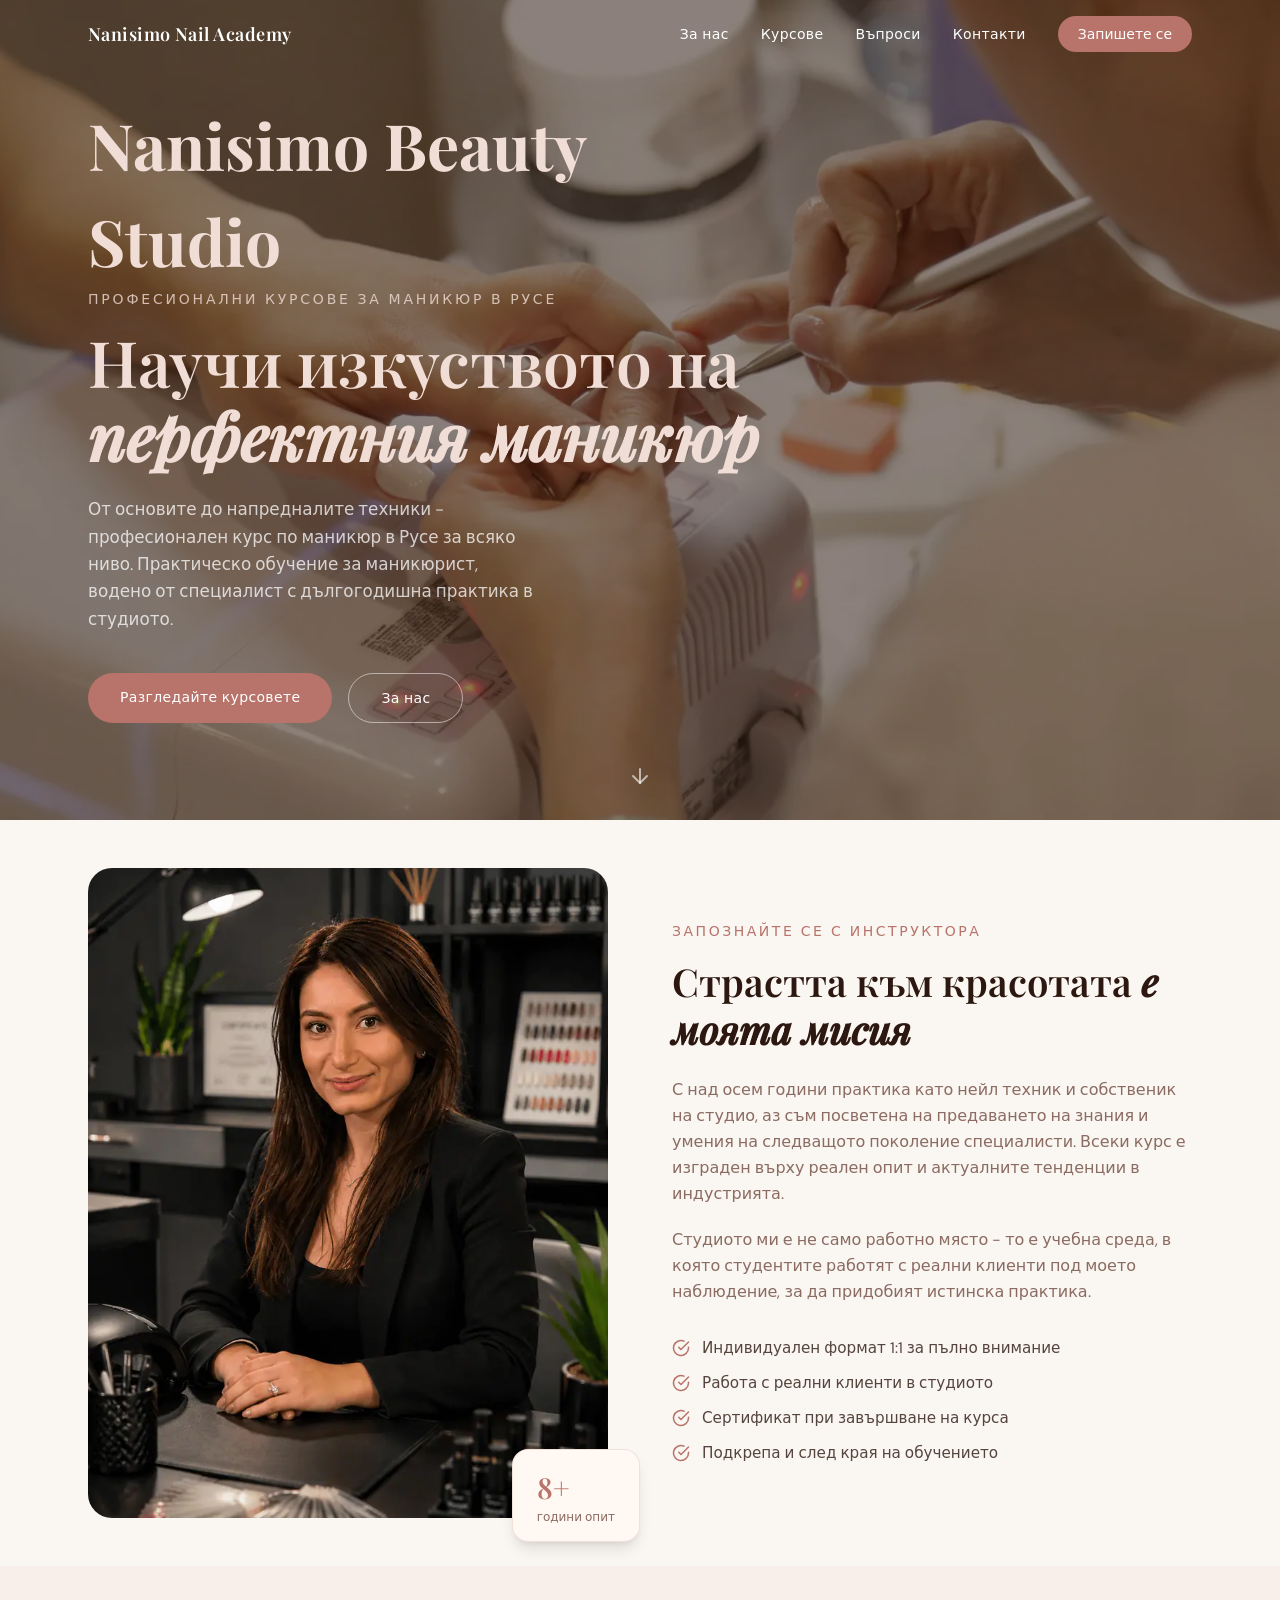
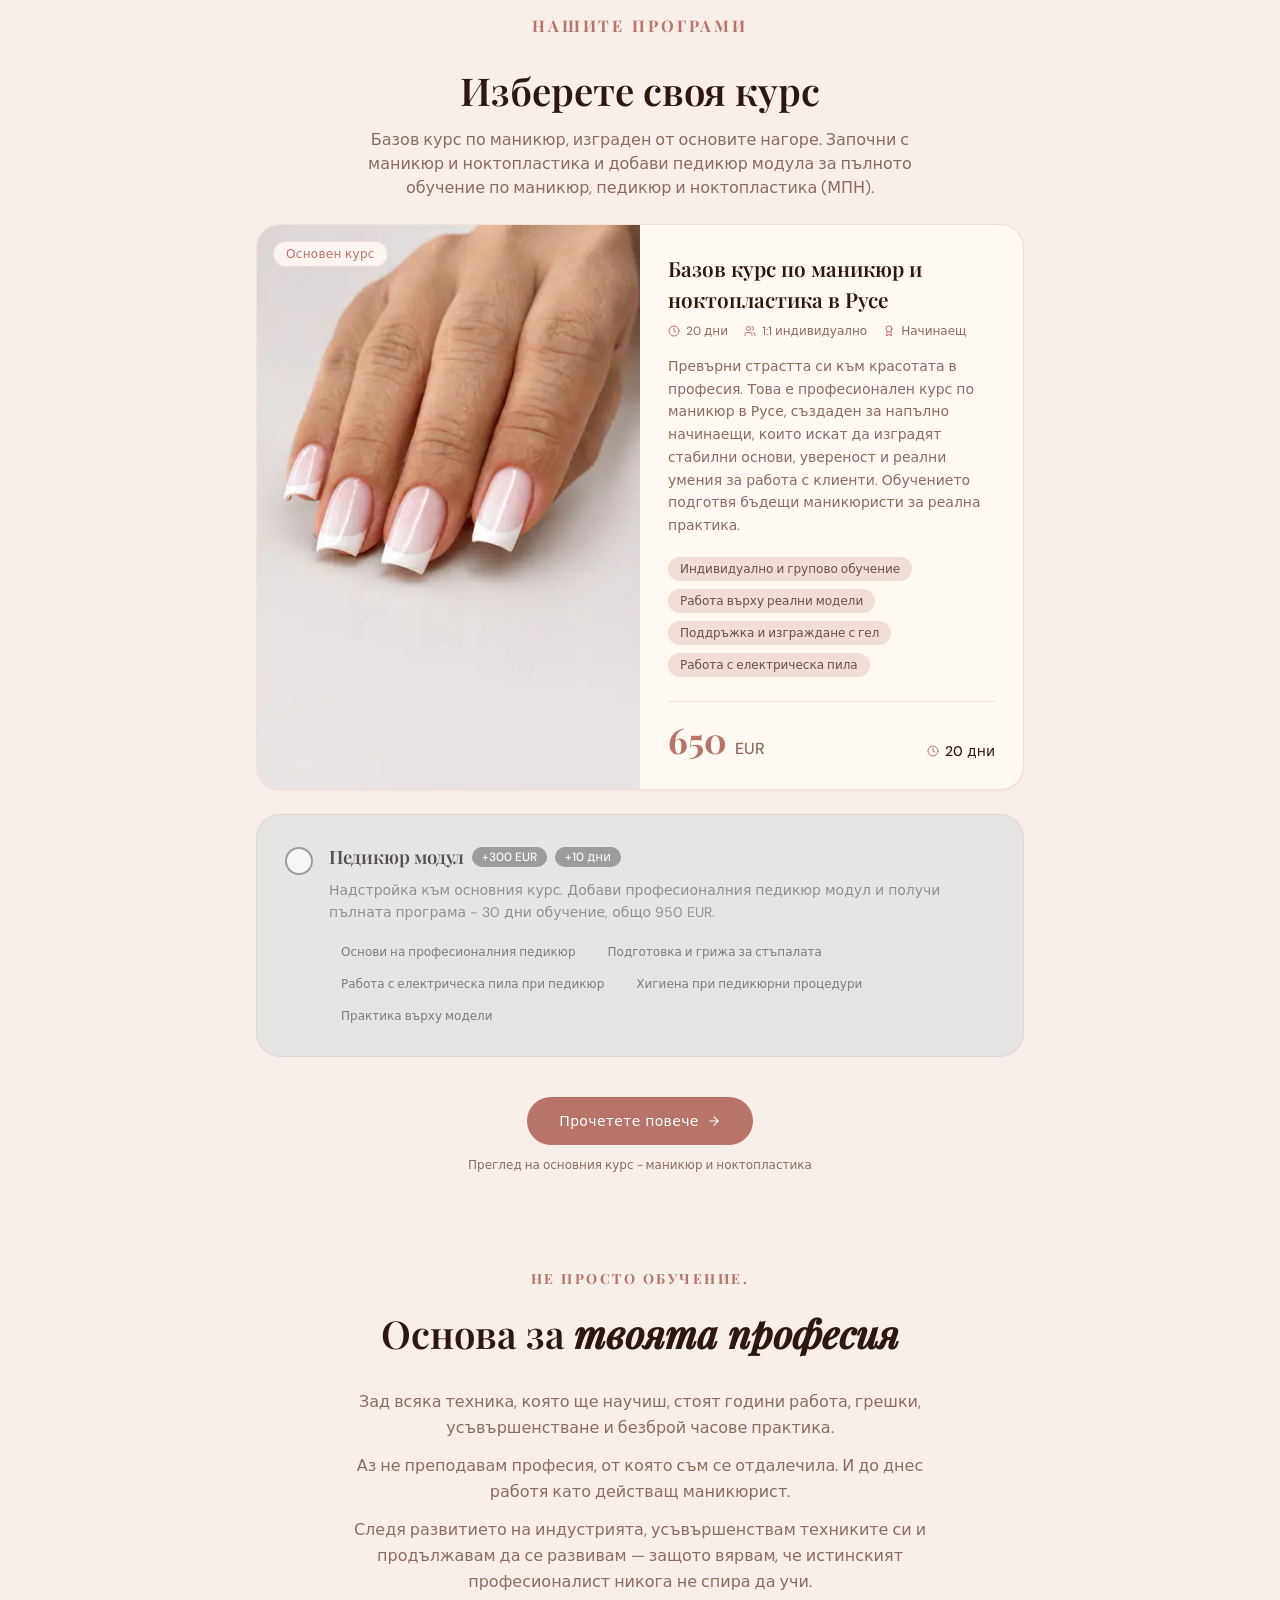
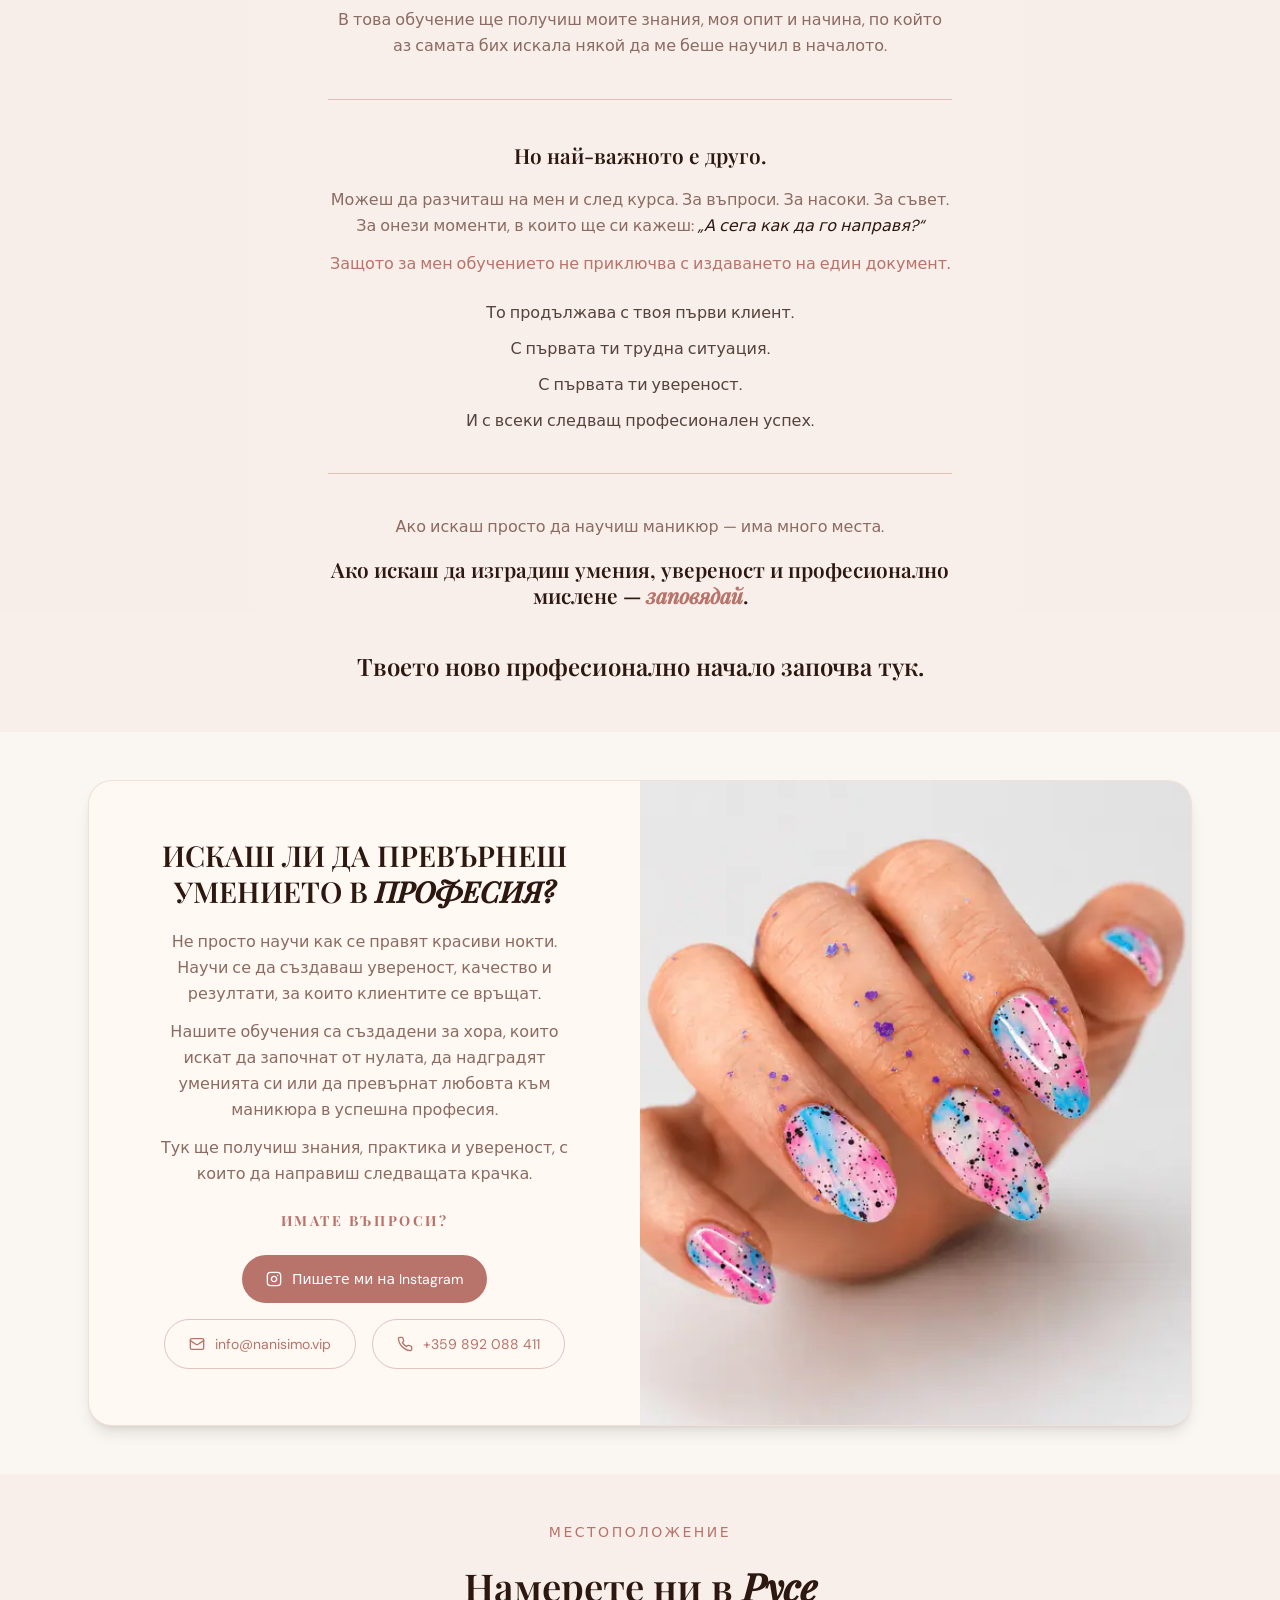
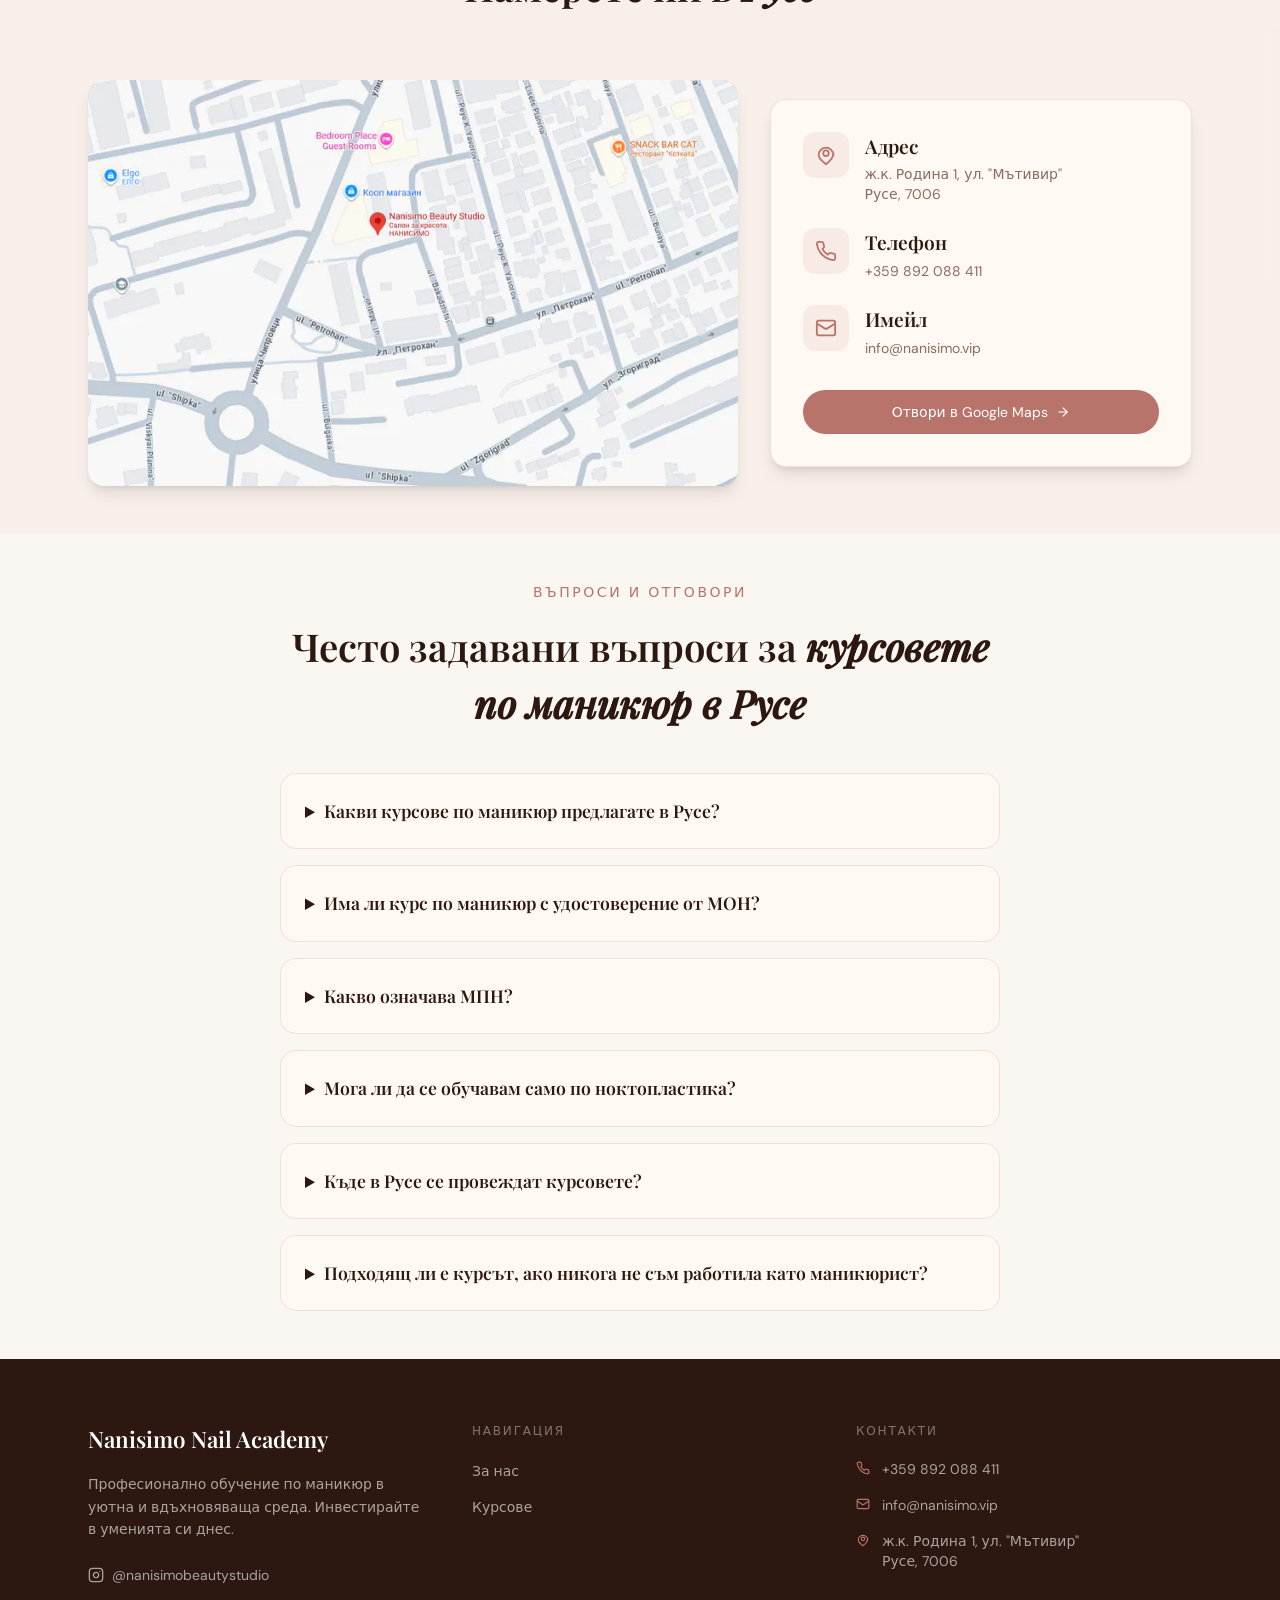
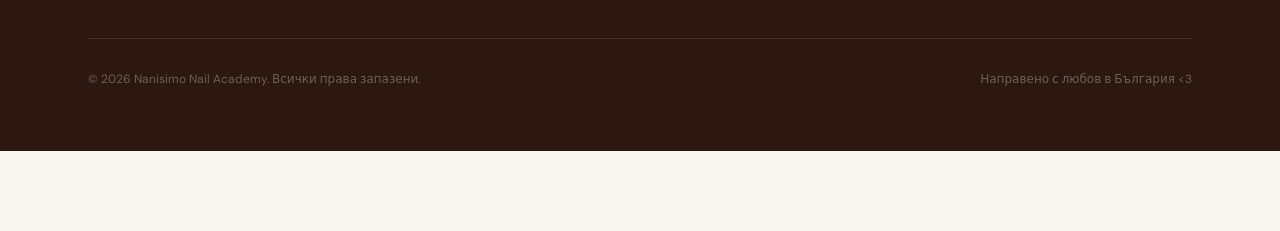
<file: index.html>
<!DOCTYPE html>
<html lang="bg">
<head>
  <meta charset="utf-8" />
  <meta name="viewport" content="width=device-width, initial-scale=1.0" />
  <meta property="og:title" content="Курсове за маникюр в Русе | Nanisimo Nail Academy 💅">
  <meta property="og:site_name" content="Nanisimo Nail Academy">
  <meta property="og:description" content="Професионални курсове за маникюр, педикюр и ноктопластика (МПН) в Русе. Обучение за маникюрист за начинаещи, с удостоверение от МОН.">
  <meta property="og:image" content="https://nanisimo.vip/assets/og-image.png">
  <meta property="og:url" content="https://nanisimo.vip/">
  <meta property="og:type" content="website">
  <meta property="og:locale" content="bg_BG">
  <title>Курсове за маникюр в Русе | Nanisimo Nail Academy</title>
  <meta name="description" content="Професионални курсове за маникюр в Русе - маникюр, педикюр и ноктопластика (МПН) с удостоверение от МОН. Обучение за маникюрист за начинаещи и напреднали." />
  <meta name="robots" content="index, follow, max-image-preview:large, max-snippet:-1, max-video-preview:-1">
  <link rel="canonical" href="https://nanisimo.vip/">
  <meta name="twitter:card" content="summary_large_image">
  <meta name="twitter:title" content="Курсове за маникюр в Русе | Nanisimo Nail Academy 💅">
  <meta name="twitter:description" content="Професионални курсове за маникюр, педикюр и ноктопластика (МПН) в Русе. Обучение за маникюрист за начинаещи, с удостоверение от МОН.">
  <meta name="twitter:image" content="https://nanisimo.vip/assets/og-image.png">
  <script type="application/ld+json">
  {
    "@context": "https://schema.org",
    "@graph": [
      {
        "@type": "WebSite",
        "@id": "https://nanisimo.vip/#website",
        "url": "https://nanisimo.vip/",
        "name": "Nanisimo Nail Academy",
        "inLanguage": "bg",
        "publisher": { "@id": "https://nanisimo.vip/#organization" }
      },
      {
        "@type": ["Organization", "HealthAndBeautyBusiness", "LocalBusiness"],
        "@id": "https://nanisimo.vip/#organization",
        "name": "Nanisimo Nail Academy",
        "alternateName": "Nanisimo Beauty Studio",
        "url": "https://nanisimo.vip/",
        "image": {
          "@type": "ImageObject",
          "url": "https://nanisimo.vip/assets/og-image.png",
          "width": 1200,
          "height": 630
        },
        "logo": {
          "@type": "ImageObject",
          "url": "https://nanisimo.vip/assets/apple-touch-icon.png",
          "width": 180,
          "height": 180
        },
        "email": "info@nanisimo.vip",
        "telephone": "+359892088411",
        "priceRange": "650-950 EUR",
        "address": {
          "@type": "PostalAddress",
          "streetAddress": "ж.к. Родина 1, ул. Мътивир",
          "addressLocality": "Русе",
          "postalCode": "7006",
          "addressCountry": "BG"
        },
        "geo": {
          "@type": "GeoCoordinates",
          "latitude": 43.8419928,
          "longitude": 25.9693316
        },
        "openingHoursSpecification": [
          {
            "@type": "OpeningHoursSpecification",
            "dayOfWeek": ["Monday", "Tuesday", "Wednesday", "Thursday", "Friday"],
            "opens": "10:00",
            "closes": "19:00"
          },
          {
            "@type": "OpeningHoursSpecification",
            "dayOfWeek": "Saturday",
            "opens": "10:00",
            "closes": "15:00"
          }
        ],
        "hasMap": "https://maps.app.goo.gl/rdsTvZwiJUm4J8Lb6",
        "sameAs": ["https://instagram.com/nanisimobeautystudio"],
        "areaServed": { "@type": "City", "name": "Русе" }
      },
      {
        "@type": "FAQPage",
        "@id": "https://nanisimo.vip/#faq",
        "mainEntity": [
          {
            "@type": "Question",
            "name": "Какви курсове по маникюр предлагате в Русе?",
            "acceptedAnswer": { "@type": "Answer", "text": "Предлагаме базов курс по маникюр и ноктопластика (20 дни, 650 EUR) и пълен курс по маникюр, педикюр и ноктопластика - МПН (30 дни, 950 EUR). Обучението е 1:1 с практика върху реални модели." }
          },
          {
            "@type": "Question",
            "name": "Има ли курс по маникюр с удостоверение от МОН?",
            "acceptedAnswer": { "@type": "Answer", "text": "Да. Това е курс маникюр с удостоверение от МОН - след успешно завършване на курса в Русе получавате удостоверение от МОН. Програмата е професионален курс по маникюр, съобразен с изискванията за издаване на документа." }
          },
          {
            "@type": "Question",
            "name": "Какво означава МПН?",
            "acceptedAnswer": { "@type": "Answer", "text": "МПН е съкращение за маникюр, педикюр и ноктопластика - трите модула на пълното професионално обучение. Курс МПН в Русе се записва като пълна програма от 30 дни." }
          },
          {
            "@type": "Question",
            "name": "Мога ли да се обучавам само по ноктопластика?",
            "acceptedAnswer": { "@type": "Answer", "text": "Да. Курсът по ноктопластика е част от базовото обучение и може да бъде записан като отделен модул, ако вече имате основи по маникюр." }
          },
          {
            "@type": "Question",
            "name": "Къде в Русе се провеждат курсовете?",
            "acceptedAnswer": { "@type": "Answer", "text": "Обучението се провежда в Nanisimo Beauty Studio, ж.к. Родина 1, ул. Мътивир, Русе 7006." }
          },
          {
            "@type": "Question",
            "name": "Подходящ ли е курсът, ако никога не съм работила като маникюрист?",
            "acceptedAnswer": { "@type": "Answer", "text": "Да. Обучението е за начинаещи - от нулата до уверена работа с клиенти. Това е практическо обучение за маникюрист в Русе с индивидуален подход 1:1." }
          }
        ]
      }
    ]
  }
  </script>
  <link rel="apple-touch-icon" sizes="180x180" href="/assets/apple-touch-icon.png">
  <link rel="icon" type="image/png" sizes="32x32" href="/assets/favicon-32x32.png">
  <link rel="icon" type="image/png" sizes="16x16" href="/assets/favicon-16x16.png">
  <link rel="preload" as="font" type="font/woff2" href="/assets/fonts/playfair-display-cyrillic-normal.woff2" crossorigin>
  <link rel="preload" as="font" type="font/woff2" href="/assets/fonts/playfair-display-latin-normal.woff2" crossorigin>
  <link rel="stylesheet" href="/assets/styles.css?v=8009be0c2c">
</head>
<body class="bg-background text-foreground">
  <nav id="nav" class="fixed top-0 left-0 right-0 z-50 transition-all duration-500 bg-transparent">
    <div class="max-w-6xl mx-auto px-6 py-4 flex items-center justify-between">
      <a href="/" class="font-serif nav-blend tracking-wide hover:opacity-70 transition-opacity text-lg font-semibold">Nanisimo Nail Academy</a>
      <div class="hidden md:flex items-center gap-8">
        <a href="/#about" class="nav-link nav-blend hover:opacity-70 transition-opacity text-sm tracking-wide">За нас</a>
        <a href="/#courses" class="nav-link nav-blend hover:opacity-70 transition-opacity text-sm tracking-wide">Курсове</a>
        <a href="/#questions" class="nav-link nav-blend hover:opacity-70 transition-opacity text-sm tracking-wide">Въпроси</a>
        <a href="/#location" class="nav-link nav-blend hover:opacity-70 transition-opacity text-sm tracking-wide">Контакти</a>
        <button type="button" onclick="openSignupModal()" class="bg-primary text-primary-foreground px-5 py-2 rounded-full text-sm hover:opacity-90 transition-opacity">Запишете се</button>
      </div>
      <button id="menu-toggle" type="button" class="md:hidden nav-blend" aria-label="Меню" aria-controls="mobile-menu" aria-expanded="false" onclick="toggleMobileMenu()">
        <svg class="icon-burger" xmlns="http://www.w3.org/2000/svg" width="22" height="22" viewBox="0 0 24 24" fill="none" stroke="currentColor" stroke-width="2" stroke-linecap="round" stroke-linejoin="round"><line x1="4" x2="20" y1="12" y2="12"/><line x1="4" x2="20" y1="6" y2="6"/><line x1="4" x2="20" y1="18" y2="18"/></svg>
        <svg class="icon-close hidden" xmlns="http://www.w3.org/2000/svg" width="22" height="22" viewBox="0 0 24 24" fill="none" stroke="currentColor" stroke-width="2" stroke-linecap="round" stroke-linejoin="round"><path d="M18 6 6 18"/><path d="m6 6 12 12"/></svg>
      </button>
    </div>
    <div id="mobile-menu" class="hidden md:hidden bg-transparent px-6 py-6 flex flex-col gap-5">
      <a href="/#about" class="text-left nav-blend hover:opacity-70 transition-opacity">За нас</a>
      <a href="/#courses" class="text-left nav-blend hover:opacity-70 transition-opacity">Курсове</a>
      <a href="/#questions" class="text-left nav-blend hover:opacity-70 transition-opacity">Въпроси</a>
      <a href="/#location" class="text-left nav-blend hover:opacity-70 transition-opacity">Контакти</a>
      <button type="button" onclick="openSignupModal()" class="bg-primary text-primary-foreground px-5 py-3 rounded-full text-sm hover:opacity-90 transition-opacity w-full text-center">Запишете се</button>
    </div>
  </nav>

  <main id="main-content">

    <section id="hero" class="relative min-h-screen flex items-center overflow-hidden -mt-20">
      <div class="absolute inset-0">
        <picture class="contents">
          <source type="image/webp" srcset="/assets/hero-640.webp 640w, /assets/hero-1024.webp 1024w, /assets/hero-1600.webp 1600w" sizes="100vw" />
          <img src="/assets/hero-studio.jpg" alt="Маникюр в студиото" width="1600" height="1000" fetchpriority="high" decoding="async" class="w-full h-full object-cover" />
        </picture>
        <div class="absolute inset-0 bg-[#2C1810]/55"></div>
      </div>
      <div class="relative z-10 max-w-6xl mx-auto px-6 py-16 w-full">
        <div class="max-w-2xl mt-20">
          <p class="font-serif text-[clamp(2.6rem,5vw,4rem)] font-extrabold text-[#F0DDD6]" style="background-position-y: 1000px;">Nanisimo Beauty Studio</p>
          <h1 class="text-[#F0DDD6]/80 text-sm tracking-[0.2em] uppercase mb-4">Професионални курсове за маникюр в Русе</h1>
          <p class="text-[#F0DDD6] mb-6 leading-[1.15] font-serif text-[clamp(2.6rem,5vw,4rem)] font-semibold">Научи изкуството на <em class="italic">перфектния маникюр</em></p>
          <p class="text-white/75 mb-10 leading-relaxed max-w-md" style="font-size:1.05rem">От основите до напредналите техники - професионален курс по маникюр в Русе за всяко ниво. Практическо обучение за маникюрист, водено от специалист с дългогодишна практика в студиото.</p>
          <div class="flex flex-wrap gap-4">
            <a href="/#courses" class="inline-block bg-primary text-white px-8 py-3.5 rounded-full hover:opacity-90 transition-opacity text-sm tracking-wide">Разгледайте курсовете</a>
            <a href="/#about" class="inline-block border border-white/50 text-white px-8 py-3.5 rounded-full hover:bg-white/10 transition-colors text-sm tracking-wide">За нас</a>
          </div>
        </div>
      </div>
      <a href="/#about" aria-label="Към секцията За нас" class="absolute bottom-8 left-1/2 -translate-x-1/2 text-white/60 hover:text-white/90 transition-colors animate-bounce">
        <svg xmlns="http://www.w3.org/2000/svg" width="24" height="24" viewBox="0 0 24 24" fill="none" stroke="currentColor" stroke-width="2" stroke-linecap="round" stroke-linejoin="round"><path d="M12 5v14"/><path d="m19 12-7 7-7-7"/></svg>
      </a>
    </section>

    <section id="about" class="py-12 bg-background">
      <div class="max-w-6xl mx-auto px-6 grid md:grid-cols-2 gap-16 items-center">
        <div class="relative">
          <div class="rounded-3xl overflow-hidden aspect-[4/5] bg-secondary">
            <picture class="contents">
              <source type="image/webp" srcset="/assets/nani-480.webp 480w, /assets/nani-720.webp 720w, /assets/nani-1086.webp 1086w" sizes="(min-width: 768px) 50vw, 100vw" />
              <img src="/assets/nani.png" alt="Инструктор" width="1086" height="1448" loading="lazy" decoding="async" class="w-full h-full object-cover" />
            </picture>
          </div>
          <div class="absolute -bottom-6 -right-4 md:-right-8 bg-card border border-border rounded-2xl px-6 py-4 shadow-lg">
            <div class="font-serif text-[1.8rem] font-semibold text-primary">8+</div>
            <div class="text-muted-foreground text-xs">години опит</div>
          </div>
        </div>

        <div>
          <p class="text-primary text-sm tracking-[0.18em] uppercase mb-4">Запознайте се с инструктора</p>
          <h2 id="about-instructor" class="mb-6 text-foreground leading-tight font-serif text-[clamp(1.8rem,3vw,2.5rem)] font-semibold">Страстта към красотата <em class="italic">е моята мисия</em></h2>
          <p class="text-muted-foreground mb-5 leading-relaxed">С над осем години практика като нейл техник и собственик на студио, аз съм посветена на предаването на знания и умения на следващото поколение специалисти. Всеки курс е изграден върху реален опит и актуалните тенденции в индустрията.</p>
          <p class="text-muted-foreground mb-8 leading-relaxed">Студиото ми е не само работно място - то е учебна среда, в която студентите работят с реални клиенти под моето наблюдение, за да придобият истинска практика.</p>
          <ul class="space-y-3">
            <li class="flex items-start gap-3 text-foreground/80" style="font-size:0.95rem">
              <svg xmlns="http://www.w3.org/2000/svg" width="18" height="18" viewBox="0 0 24 24" fill="none" stroke="#B8736A" stroke-width="2" stroke-linecap="round" stroke-linejoin="round" class="mt-0.5 shrink-0"><path d="M22 11.08V12a10 10 0 1 1-5.93-9.14"/><polyline points="22 4 12 14.01 9 11.01"/></svg>
              Индивидуален формат 1:1 за пълно внимание
            </li>
            <li class="flex items-start gap-3 text-foreground/80" style="font-size:0.95rem">
              <svg xmlns="http://www.w3.org/2000/svg" width="18" height="18" viewBox="0 0 24 24" fill="none" stroke="#B8736A" stroke-width="2" stroke-linecap="round" stroke-linejoin="round" class="mt-0.5 shrink-0"><path d="M22 11.08V12a10 10 0 1 1-5.93-9.14"/><polyline points="22 4 12 14.01 9 11.01"/></svg>
              Работа с реални клиенти в студиото
            </li>
            <li class="flex items-start gap-3 text-foreground/80" style="font-size:0.95rem">
              <svg xmlns="http://www.w3.org/2000/svg" width="18" height="18" viewBox="0 0 24 24" fill="none" stroke="#B8736A" stroke-width="2" stroke-linecap="round" stroke-linejoin="round" class="mt-0.5 shrink-0"><path d="M22 11.08V12a10 10 0 1 1-5.93-9.14"/><polyline points="22 4 12 14.01 9 11.01"/></svg>
              Сертификат при завършване на курса
            </li>
            <li class="flex items-start gap-3 text-foreground/80" style="font-size:0.95rem">
              <svg xmlns="http://www.w3.org/2000/svg" width="18" height="18" viewBox="0 0 24 24" fill="none" stroke="#B8736A" stroke-width="2" stroke-linecap="round" stroke-linejoin="round" class="mt-0.5 shrink-0"><path d="M22 11.08V12a10 10 0 1 1-5.93-9.14"/><polyline points="22 4 12 14.01 9 11.01"/></svg>
              Подкрепа и след края на обучението
            </li>
          </ul>
        </div>
      </div>
    </section>

    <section id="courses" class="py-12 bg-secondary/30">
      <div class="max-w-6xl mx-auto px-6">
        <div class="text-center mb-6">
          <h3 class="text-primary font-bold font-serif tracking-[0.18em] uppercase mb-6">Нашите програми</h3>
          <h2 class="text-foreground mb-2 font-serif text-[clamp(1.8rem,3vw,2.6rem)] font-semibold">Изберете своя курс</h2>
          <p class="text-muted-foreground max-w-xl mx-auto">Базов курс по маникюр, изграден от основите нагоре. Започни с маникюр и ноктопластика и добави педикюр модула за пълното обучение по маникюр, педикюр и ноктопластика (МПН).</p>
        </div>
        <div class="max-w-3xl mx-auto">
          <article class="bg-card rounded-3xl overflow-hidden border border-border shadow-sm">
            <div class="grid md:grid-cols-2">
              <div class="relative min-h-52 md:min-h-full bg-secondary overflow-hidden">
                <picture class="contents">
                  <source type="image/webp" srcset="/assets/hand-1-480.webp 480w, /assets/hand-1-720.webp 720w, /assets/hand-1-1086.webp 1086w" sizes="(min-width: 768px) 384px, 100vw" />
                  <img src="/assets/hand-1.png" alt="Базов курс" width="1086" height="1449" loading="lazy" decoding="async" class="absolute inset-0 w-full h-full object-cover" />
                </picture>
                <div class="absolute top-4 left-4"><span class="bg-card/90 backdrop-blur-sm text-primary border border-primary/20 px-3 py-1 rounded-full text-xs tracking-wide">Основен курс</span></div>
              </div>
              <div class="p-7">
                <h3 class="text-foreground mb-2 font-serif text-[1.3rem] font-semibold">Базов курс по маникюр и ноктопластика в Русе</h3>
                <div class="flex flex-wrap gap-x-4 gap-y-2 mb-4">
                  <span class="flex items-center gap-1.5 text-muted-foreground text-xs">
                    <svg xmlns="http://www.w3.org/2000/svg" width="12" height="12" viewBox="0 0 24 24" fill="none" stroke="#B8736A" stroke-width="2" stroke-linecap="round" stroke-linejoin="round"><circle cx="12" cy="12" r="10"/><polyline points="12 6 12 12 16 14"/></svg>
                    <span id="course-days">20 дни</span>
                  </span>
                  <span class="flex items-center gap-1.5 text-muted-foreground text-xs">
                    <svg xmlns="http://www.w3.org/2000/svg" width="12" height="12" viewBox="0 0 24 24" fill="none" stroke="#B8736A" stroke-width="2" stroke-linecap="round" stroke-linejoin="round"><path d="M16 21v-2a4 4 0 0 0-4-4H6a4 4 0 0 0-4 4v2"/><circle cx="9" cy="7" r="4"/><path d="M22 21v-2a4 4 0 0 0-3-3.87"/><path d="M16 3.13a4 4 0 0 1 0 7.75"/></svg>
                    1:1 индивидуално
                  </span>
                  <span class="flex items-center gap-1.5 text-muted-foreground text-xs">
                    <svg xmlns="http://www.w3.org/2000/svg" width="12" height="12" viewBox="0 0 24 24" fill="none" stroke="#B8736A" stroke-width="2" stroke-linecap="round" stroke-linejoin="round"><circle cx="12" cy="8" r="6"/><path d="M15.477 12.89 17 22l-5-3-5 3 1.523-9.11"/></svg>
                    Начинаещ
                  </span>
                </div>
                <p class="text-muted-foreground text-sm leading-relaxed mb-5">Превърни страстта си към красотата в професия. Това е професионален курс по маникюр в Русе, създаден за напълно начинаещи, които искат да изградят стабилни основи, увереност и реални умения за работа с клиенти. Обучението подготвя бъдещи маникюристи за реална практика.</p>
                <div class="flex flex-wrap gap-2 mb-6">
                  <span class="bg-secondary text-foreground/70 px-3 py-1 rounded-full text-xs">Индивидуално и групово обучение</span>
                  <span class="bg-secondary text-foreground/70 px-3 py-1 rounded-full text-xs">Работа върху реални модели</span>
                  <span class="bg-secondary text-foreground/70 px-3 py-1 rounded-full text-xs">Поддръжка и изграждане с гел</span>
                  <span class="bg-secondary text-foreground/70 px-3 py-1 rounded-full text-xs">Работа с електрическа пила</span>
                </div>
                <div class="pt-5 border-t border-border flex items-end justify-between gap-4">
                  <div class="flex items-baseline gap-2">
                    <span id="course-price" class="font-serif text-[2.2rem] font-bold text-primary leading-none">650</span>
                    <span class="text-muted-foreground font-medium">EUR</span>
                  </div>
                  <div class="text-right">
                    <div class="text-sm text-foreground font-medium flex items-center gap-1.5 justify-end">
                      <svg xmlns="http://www.w3.org/2000/svg" width="12" height="12" viewBox="0 0 24 24" fill="none" stroke="#B8736A" stroke-width="2" stroke-linecap="round" stroke-linejoin="round"><circle cx="12" cy="12" r="10"/><polyline points="12 6 12 12 16 14"/></svg>
                      <span id="course-total-days">20 дни</span>
                    </div>
                    <div id="addon-note" class="hidden text-primary text-xs mt-1">вкл. педикюр модул</div>
                  </div>
                </div>
              </div>
            </div>
          </article>

          <label id="pedicure-box" for="pedicure-check" class="mt-6 rounded-3xl overflow-hidden border border-border block cursor-pointer select-none">
            <div class="p-6 md:p-7">
              <div class="flex items-start gap-4">
                <span class="shrink-0 mt-1">
                  <input id="pedicure-check" type="checkbox" class="addon-check" />
                </span>
                <div class="flex-1">
                  <div class="flex flex-wrap items-center gap-2">
                    <h3 class="font-serif text-[1.15rem] font-semibold text-foreground">Педикюр модул</h3>
                    <span class="addon-tag bg-primary text-white px-2.5 py-0.5 rounded-full text-xs font-medium">+300 EUR</span>
                    <span class="addon-tag bg-primary text-white px-2.5 py-0.5 rounded-full text-xs font-medium">+10 дни</span>
                  </div>
                  <p class="text-muted-foreground text-sm leading-relaxed mt-2">Надстройка към основния курс. Добави професионалния педикюр модул и получи пълната програма - 30 дни обучение, общо 950 EUR.</p>
                  <div class="flex flex-wrap gap-2 mt-4">
                    <span class="bg-secondary text-foreground/70 px-3 py-1 rounded-full text-xs">Основи на професионалния педикюр</span>
                    <span class="bg-secondary text-foreground/70 px-3 py-1 rounded-full text-xs">Подготовка и грижа за стъпалата</span>
                    <span class="bg-secondary text-foreground/70 px-3 py-1 rounded-full text-xs">Работа с електрическа пила при педикюр</span>
                    <span class="bg-secondary text-foreground/70 px-3 py-1 rounded-full text-xs">Хигиена при педикюрни процедури</span>
                    <span class="bg-secondary text-foreground/70 px-3 py-1 rounded-full text-xs">Практика върху модели</span>
                  </div>
                </div>
              </div>
            </div>
          </label>

          <div class="text-center mt-10">
            <a id="read-more" href="/course/basic-slim/" class="inline-flex items-center gap-2 bg-primary text-primary-foreground px-8 py-3.5 rounded-full text-sm hover:opacity-90 transition-opacity tracking-wide">
              Прочетете повече
              <svg xmlns="http://www.w3.org/2000/svg" width="14" height="14" viewBox="0 0 24 24" fill="none" stroke="currentColor" stroke-width="2" stroke-linecap="round" stroke-linejoin="round"><path d="M5 12h14"/><path d="m12 5 7 7-7 7"/></svg>
            </a>
            <p id="read-more-hint" class="text-muted-foreground text-xs mt-3">Преглед на основния курс - маникюр и ноктопластика</p>
          </div>
        </div>
      </div>
    </section>

    <section id="why" class="py-12 bg-secondary/30">
      <div class="max-w-2xl mx-auto px-6 text-center">
        <p class="text-primary font-bold font-serif tracking-[0.18em] uppercase text-sm mb-5">Не просто обучение.</p>
        <h2 class="text-foreground mb-8 font-serif text-[clamp(1.8rem,3vw,2.6rem)] font-semibold leading-tight">Основа за <em class="italic">твоята професия</em></h2>

        <div class="space-y-3 text-muted-foreground leading-relaxed">
          <p>Зад всяка техника, която ще научиш, стоят години работа, грешки, усъвършенстване и безброй часове практика.</p>
          <p>Аз не преподавам професия, от която съм се отдалечила. И до днес работя като действащ маникюрист.</p>
          <p>Следя развитието на индустрията, усъвършенствам техниките си и продължавам да се развивам — защото вярвам, че истинският професионалист никога не спира да учи.</p>
          <p>В това обучение ще получиш моите знания, моя опит и начина, по който аз самата бих искала някой да ме беше научил в началото.</p>
        </div>

        <hr class="border-primary/40 mt-10 mb-10" />

        <p class="text-foreground font-serif text-[1.3rem] font-semibold mb-4">Но най-важното е друго.</p>

        <div class="space-y-3 text-muted-foreground leading-relaxed">
          <p>Можеш да разчиташ на мен и след курса. За въпроси. За насоки. За съвет. За онези моменти, в които ще си кажеш: <em class="italic text-foreground">„А сега как да го направя?“</em></p>
          <p class="text-primary font-medium">Защото за мен обучението не приключва с издаването на един документ.</p>
        </div>

        <div class="mt-6 space-y-3 text-foreground/80">
          <p>То продължава с твоя първи клиент.</p>
          <p>С първата ти трудна ситуация.</p>
          <p>С първата ти увереност.</p>
          <p>И с всеки следващ професионален успех.</p>
        </div>

        <hr class="border-primary/40 mt-10 mb-10" />

        <p class="text-muted-foreground leading-relaxed">Ако искаш просто да научиш маникюр — има много места.</p>
        <p class="text-foreground font-serif text-[1.3rem] font-semibold leading-tight mt-4">Ако искаш да изградиш умения, увереност и професионално мислене — <em class="italic text-primary">заповядай</em>.</p>

        <p class="text-foreground font-serif text-[1.5rem] font-semibold mt-10">Твоето ново професионално начало започва тук.</p>
      </div>
    </section>

    <section id="questions" class="py-12 bg-background">
      <div class="max-w-6xl mx-auto px-6">
        <div class="bg-card border border-border rounded-3xl overflow-hidden shadow-lg">
          <div class="grid md:grid-cols-2">
            <div class="p-6 sm:p-8 md:p-10 lg:p-14 flex flex-col justify-center items-center text-center">
              <h4 class="text-foreground mb-5 font-serif text-[clamp(1.8rem,2vw,2.4rem)] font-semibold leading-tight">ИСКАШ ЛИ ДА ПРЕВЪРНЕШ УМЕНИЕТО В <em class="italic">ПРОФЕСИЯ?</em></h4>
              <p class="text-muted-foreground mb-3 leading-relaxed max-w-md">Не просто научи как се правят красиви нокти. Научи се да създаваш увереност, качество и резултати, за които клиентите се връщат.</p>
              <p class="text-muted-foreground mb-3 leading-relaxed max-w-md">Нашите обучения са създадени за хора, които искат да започнат от нулата, да надградят уменията си или да превърнат любовта към маникюра в успешна професия.</p>
              <p class="text-muted-foreground mb-6 leading-relaxed max-w-md">Тук ще получиш знания, практика и увереност, с които да направиш следващата крачка.</p>
              <p class="text-primary font-bold font-serif text-sm tracking-[0.18em] uppercase mb-6">Имате въпроси?</p>
              <div class="flex flex-col sm:flex-row flex-wrap justify-center gap-3 sm:gap-4 w-full">
                <a href="https://instagram.com/nanisimobeautystudio" target="_blank" class="inline-flex items-center justify-center gap-2.5 bg-primary text-white px-6 py-3.5 rounded-full text-sm hover:opacity-90 transition-opacity w-full sm:w-auto">
                  <svg xmlns="http://www.w3.org/2000/svg" width="16" height="16" viewBox="0 0 24 24" fill="none" stroke="currentColor" stroke-width="2" stroke-linecap="round" stroke-linejoin="round"><rect width="20" height="20" x="2" y="2" rx="5" ry="5"/><path d="M16 11.37A4 4 0 1 1 12.63 8 4 4 0 0 1 16 11.37z"/><line x1="17.5" x2="17.51" y1="6.5" y2="6.5"/></svg>
                  Пишете ми на Instagram
                </a>
                <a href="mailto:info@nanisimo.vip" class="inline-flex items-center justify-center gap-2.5 border border-primary/40 text-primary px-6 py-3.5 rounded-full text-sm hover:bg-primary/5 transition-colors break-all w-full sm:w-auto">
                  <svg xmlns="http://www.w3.org/2000/svg" width="16" height="16" viewBox="0 0 24 24" fill="none" stroke="currentColor" stroke-width="2" stroke-linecap="round" stroke-linejoin="round"><rect width="20" height="16" x="2" y="4" rx="2"/><path d="m22 7-8.97 5.7a1.94 1.94 0 0 1-2.06 0L2 7"/></svg>
                  info@nanisimo.vip
                </a>
                <a href="tel:+359892088411" class="inline-flex items-center justify-center gap-2.5 border border-primary/40 text-primary px-6 py-3.5 rounded-full text-sm hover:bg-primary/5 transition-colors w-full sm:w-auto">
                  <svg xmlns="http://www.w3.org/2000/svg" width="16" height="16" viewBox="0 0 24 24" fill="none" stroke="currentColor" stroke-width="2" stroke-linecap="round" stroke-linejoin="round"><path d="M22 16.92v3a2 2 0 0 1-2.18 2 19.79 19.79 0 0 1-8.63-3.07 19.5 19.5 0 0 1-6-6 19.79 19.79 0 0 1-3.07-8.67A2 2 0 0 1 4.11 2h3a2 2 0 0 1 2 1.72 12.84 12.84 0 0 0 .7 2.81 2 2 0 0 1-.45 2.11L8.09 9.91a16 16 0 0 0 6 6l1.27-1.27a2 2 0 0 1 2.11-.45 12.84 12.84 0 0 0 2.81.7A2 2 0 0 1 22 16.92z"/></svg>
                  +359 892 088 411
                </a>
              </div>
            </div>
            <div class="relative min-h-[280px]">
              <picture class="contents">
                <source type="image/webp" srcset="/assets/hand-3-480.webp 480w, /assets/hand-3-800.webp 800w, /assets/hand-3-1448.webp 1448w" sizes="(min-width: 768px) 50vw, 100vw" />
                <img src="/assets/hand-3.png" alt="Разговор за нокти" width="1448" height="1086" loading="lazy" decoding="async" class="absolute inset-0 w-full h-full object-cover" />
              </picture>
            </div>
          </div>
        </div>
      </div>
    </section>

    <section id="location" class="py-12 bg-secondary/30">
      <div class="max-w-6xl mx-auto px-6">
        <div class="text-center mb-8 md:mb-16">
          <p class="text-primary text-sm tracking-[0.18em] uppercase mb-4">Местоположение</p>
          <h2 class="text-foreground mb-5 font-serif text-[clamp(1.8rem,3vw,2.6rem)] font-semibold">Намерете ни в <em class="italic">Русе</em></h2>
        </div>
        <div class="grid md:grid-cols-5 gap-8 items-center">
          <div class="min-w-0 md:col-span-3 rounded-2xl overflow-hidden shadow-lg bg-secondary">
            <picture class="contents">
              <source type="image/webp" srcset="/assets/location-480.webp 480w, /assets/location-800.webp 800w, /assets/location-1362.webp 1362w" sizes="(min-width: 768px) 60vw, 100vw" />
              <img src="/assets/location.png" alt="Карта на местоположението" width="1362" height="812" loading="lazy" decoding="async" class="w-full h-full object-cover aspect-[4/3] md:aspect-[16/10]" />
            </picture>
          </div>
          <div class="min-w-0 md:col-span-2 bg-card border border-border rounded-2xl p-6 sm:p-8 shadow-lg">
            <div class="flex items-start gap-4 mb-6">
              <div class="bg-primary/10 rounded-xl p-3 shrink-0">
                <svg xmlns="http://www.w3.org/2000/svg" width="22" height="22" viewBox="0 0 24 24" fill="none" stroke="#B8736A" stroke-width="2" stroke-linecap="round" stroke-linejoin="round"><path d="M20 10c0 6-8 12-8 12s-8-6-8-10a8 8 0 0 1 16 0Z"/><circle cx="12" cy="10" r="3"/></svg>
              </div>
              <div>
                <h3 class="font-serif text-[1.2rem] font-semibold text-foreground mb-1">Адрес</h3>
                <p class="text-muted-foreground text-sm">ж.к. Родина 1, ул. "Мътивир"<br />Русе, 7006</p>
              </div>
            </div>
            <div class="flex items-start gap-4 mb-6">
              <div class="bg-primary/10 rounded-xl p-3 shrink-0">
                <svg xmlns="http://www.w3.org/2000/svg" width="22" height="22" viewBox="0 0 24 24" fill="none" stroke="#B8736A" stroke-width="2" stroke-linecap="round" stroke-linejoin="round"><path d="M22 16.92v3a2 2 0 0 1-2.18 2 19.79 19.79 0 0 1-8.63-3.07 19.5 19.5 0 0 1-6-6 19.79 19.79 0 0 1-3.07-8.67A2 2 0 0 1 4.11 2h3a2 2 0 0 1 2 1.72 12.84 12.84 0 0 0 .7 2.81 2 2 0 0 1-.45 2.11L8.09 9.91a16 16 0 0 0 6 6l1.27-1.27a2 2 0 0 1 2.11-.45 12.84 12.84 0 0 0 2.81.7A2 2 0 0 1 22 16.92z"/></svg>
              </div>
              <div>
                <h3 class="font-serif text-[1.2rem] font-semibold text-foreground mb-1">Телефон</h3>
                <p class="text-muted-foreground text-sm">+359 892 088 411</p>
              </div>
            </div>
            <div class="flex items-start gap-4 mb-8">
              <div class="bg-primary/10 rounded-xl p-3 shrink-0">
                <svg xmlns="http://www.w3.org/2000/svg" width="22" height="22" viewBox="0 0 24 24" fill="none" stroke="#B8736A" stroke-width="2" stroke-linecap="round" stroke-linejoin="round"><rect width="20" height="16" x="2" y="4" rx="2"/><path d="m22 7-8.97 5.7a1.94 1.94 0 0 1-2.06 0L2 7"/></svg>
              </div>
              <div>
                <h3 class="font-serif text-[1.2rem] font-semibold text-foreground mb-1">Имейл</h3>
                <p class="text-muted-foreground text-sm break-all">info@nanisimo.vip</p>
              </div>
            </div>
            <a href="https://maps.app.goo.gl/rdsTvZwiJUm4J8Lb6" target="_blank" class="inline-flex items-center gap-2 bg-primary text-white px-6 py-3 rounded-full text-sm hover:opacity-90 transition-opacity w-full justify-center">
              Отвори в Google Maps
              <svg xmlns="http://www.w3.org/2000/svg" width="14" height="14" viewBox="0 0 24 24" fill="none" stroke="currentColor" stroke-width="2" stroke-linecap="round" stroke-linejoin="round"><path d="M5 12h14"/><path d="m12 5 7 7-7 7"/></svg>
            </a>
          </div>
        </div>
      </div>
    </section>

    <section id="faq" class="py-12 bg-background">
      <div class="max-w-3xl mx-auto px-6">
        <div class="text-center mb-10">
          <p class="text-primary text-sm tracking-[0.18em] uppercase mb-4">Въпроси и отговори</p>
          <h2 class="text-foreground font-serif text-[clamp(1.8rem,3vw,2.6rem)] font-semibold">Често задавани въпроси за <em class="italic">курсовете по маникюр в Русе</em></h2>
        </div>
        <div class="space-y-4">
          <details class="bg-card border border-border rounded-2xl p-6">
            <summary class="font-serif text-[1.1rem] font-semibold text-foreground cursor-pointer">Какви курсове по маникюр предлагате в Русе?</summary>
            <p class="text-muted-foreground text-sm leading-relaxed mt-4">Предлагаме базов курс по маникюр и ноктопластика (20 дни, 650 EUR) и пълен курс по маникюр, педикюр и ноктопластика - МПН (30 дни, 950 EUR). Обучението е 1:1 с практика върху реални модели.</p>
          </details>
          <details class="bg-card border border-border rounded-2xl p-6">
            <summary class="font-serif text-[1.1rem] font-semibold text-foreground cursor-pointer">Има ли курс по маникюр с удостоверение от МОН?</summary>
            <p class="text-muted-foreground text-sm leading-relaxed mt-4">Да. Това е курс маникюр с удостоверение от МОН - след успешно завършване на курса в Русе получавате удостоверение от МОН. Програмата е професионален курс по маникюр, съобразен с изискванията за издаване на документа.</p>
          </details>
          <details class="bg-card border border-border rounded-2xl p-6">
            <summary class="font-serif text-[1.1rem] font-semibold text-foreground cursor-pointer">Какво означава МПН?</summary>
            <p class="text-muted-foreground text-sm leading-relaxed mt-4">МПН е съкращение за маникюр, педикюр и ноктопластика - трите модула на пълното професионално обучение. Курс МПН в Русе се записва като пълна програма от 30 дни.</p>
          </details>
          <details class="bg-card border border-border rounded-2xl p-6">
            <summary class="font-serif text-[1.1rem] font-semibold text-foreground cursor-pointer">Мога ли да се обучавам само по ноктопластика?</summary>
            <p class="text-muted-foreground text-sm leading-relaxed mt-4">Да. Курсът по ноктопластика е част от базовото обучение и може да бъде записан като отделен модул, ако вече имате основи по маникюр.</p>
          </details>
          <details class="bg-card border border-border rounded-2xl p-6">
            <summary class="font-serif text-[1.1rem] font-semibold text-foreground cursor-pointer">Къде в Русе се провеждат курсовете?</summary>
            <p class="text-muted-foreground text-sm leading-relaxed mt-4">Обучението се провежда в Nanisimo Beauty Studio, ж.к. Родина 1, ул. Мътивир, Русе 7006.</p>
          </details>
          <details class="bg-card border border-border rounded-2xl p-6">
            <summary class="font-serif text-[1.1rem] font-semibold text-foreground cursor-pointer">Подходящ ли е курсът, ако никога не съм работила като маникюрист?</summary>
            <p class="text-muted-foreground text-sm leading-relaxed mt-4">Да. Обучението е за начинаещи - от нулата до уверена работа с клиенти. Това е практическо обучение за маникюрист в Русе с индивидуален подход 1:1.</p>
          </details>
        </div>
      </div>
    </section>

  </main>

  <footer id="contact" class="bg-[#2C1810] text-white">
    <div class="max-w-6xl mx-auto px-6 py-16">
      <div class="grid md:grid-cols-3 gap-12 mb-12">
        <div>
          <h3 class="text-white mb-4 font-serif text-[1.4rem] font-semibold">Nanisimo Nail Academy</h3>
          <p class="text-white/60 leading-relaxed text-sm mb-6">Професионално обучение по маникюр в уютна и вдъхновяваща среда. Инвестирайте в уменията си днес.</p>
          <a href="https://instagram.com/nanisimobeautystudio" target="_blank" class="inline-flex items-center gap-2 text-white/60 hover:text-white transition-colors text-sm">
            <svg xmlns="http://www.w3.org/2000/svg" width="16" height="16" viewBox="0 0 24 24" fill="none" stroke="currentColor" stroke-width="2" stroke-linecap="round" stroke-linejoin="round"><rect width="20" height="20" x="2" y="2" rx="5" ry="5"/><path d="M16 11.37A4 4 0 1 1 12.63 8 4 4 0 0 1 16 11.37z"/><line x1="17.5" x2="17.51" y1="6.5" y2="6.5"/></svg>
            @nanisimobeautystudio
          </a>
        </div>
        <div>
          <h4 class="text-white/40 text-xs tracking-[0.15em] uppercase mb-5">Навигация</h4>
          <ul class="space-y-3">
            <li><a href="/#about" class="text-white/60 hover:text-white transition-colors text-sm">За нас</a></li>
            <li><a href="/#courses" class="text-white/60 hover:text-white transition-colors text-sm">Курсове</a></li>
          </ul>
        </div>
        <div>
          <h4 class="text-white/40 text-xs tracking-[0.15em] uppercase mb-5">Контакти</h4>
          <ul class="space-y-4">
            <li class="flex items-start gap-3 text-white/60 text-sm">
              <svg xmlns="http://www.w3.org/2000/svg" width="14" height="14" viewBox="0 0 24 24" fill="none" stroke="#B8736A" stroke-width="2" stroke-linecap="round" stroke-linejoin="round" class="mt-0.5 shrink-0"><path d="M22 16.92v3a2 2 0 0 1-2.18 2 19.79 19.79 0 0 1-8.63-3.07 19.5 19.5 0 0 1-6-6 19.79 19.79 0 0 1-3.07-8.67A2 2 0 0 1 4.11 2h3a2 2 0 0 1 2 1.72 12.84 12.84 0 0 0 .7 2.81 2 2 0 0 1-.45 2.11L8.09 9.91a16 16 0 0 0 6 6l1.27-1.27a2 2 0 0 1 2.11-.45 12.84 12.84 0 0 0 2.81.7A2 2 0 0 1 22 16.92z"/></svg>
              <span>+359 892 088 411</span>
            </li>
            <li class="flex items-start gap-3 text-white/60 text-sm">
              <svg xmlns="http://www.w3.org/2000/svg" width="14" height="14" viewBox="0 0 24 24" fill="none" stroke="#B8736A" stroke-width="2" stroke-linecap="round" stroke-linejoin="round" class="mt-0.5 shrink-0"><rect width="20" height="16" x="2" y="4" rx="2"/><path d="m22 7-8.97 5.7a1.94 1.94 0 0 1-2.06 0L2 7"/></svg>
              <span>info@nanisimo.vip</span>
            </li>
            <li class="flex items-start gap-3 text-white/60 text-sm">
              <svg xmlns="http://www.w3.org/2000/svg" width="14" height="14" viewBox="0 0 24 24" fill="none" stroke="#B8736A" stroke-width="2" stroke-linecap="round" stroke-linejoin="round" class="mt-0.5 shrink-0"><path d="M20 10c0 6-8 12-8 12s-8-6-8-10a8 8 0 0 1 16 0Z"/><circle cx="12" cy="10" r="3"/></svg>
              <span>ж.к. Родина 1, ул. "Мътивир"<br />Русе, 7006</span>
            </li>
          </ul>
        </div>
      </div>
      <div class="border-t border-white/10 pt-8 flex flex-col md:flex-row justify-between items-center gap-4">
        <p class="text-white/30 text-xs">&copy; 2026 Nanisimo Nail Academy. Всички права запазени.</p>
        <p class="text-white/30 text-xs">Направено с любов в България &lt;3</p>
      </div>
    </div>
  </footer>

  <div id="signup-modal" class="hidden fixed inset-0 z-[100] p-4 flex items-center justify-center">
    <div class="absolute inset-0 bg-[#2C1810]/60 backdrop-blur-sm" onclick="closeSignupModal()"></div>
    <div class="relative bg-card rounded-3xl border border-border shadow-2xl w-full max-w-2xl max-h-[90vh] overflow-y-auto" role="dialog" aria-modal="true" aria-label="Запишете се">
      <button type="button" onclick="closeSignupModal()" aria-label="Затвори" class="absolute top-5 right-5 bg-secondary rounded-full p-2 text-foreground hover:opacity-80 transition-opacity">
        <svg xmlns="http://www.w3.org/2000/svg" width="16" height="16" viewBox="0 0 24 24" fill="none" stroke="currentColor" stroke-width="2" stroke-linecap="round" stroke-linejoin="round"><path d="M18 6 6 18"/><path d="m6 6 12 12"/></svg>
      </button>
      <div class="p-8 md:p-10">
        <p class="text-primary text-sm tracking-[0.18em] uppercase mb-2">Запишете се</p>
        <h3 class="font-serif text-[1.8rem] font-semibold text-foreground mb-2">Свържете се удобно</h3>
        <p class="text-muted-foreground text-sm leading-relaxed mb-7">Изберете канал за връзка с нас, за да запазите мястото си в курса. Отговаряме бързо на всеки.</p>
        <div class="grid md:grid-cols-2 gap-6">
          <div class="rounded-2xl overflow-hidden bg-secondary flex flex-col">
            <picture class="contents">
              <source type="image/webp" srcset="/assets/location-480.webp 480w, /assets/location-800.webp 800w, /assets/location-1362.webp 1362w" sizes="(min-width: 768px) 336px, 100vw" />
              <img src="/assets/location.png" alt="Карта на местоположението" width="1362" height="812" loading="lazy" decoding="async" class="w-full h-44 md:h-48 object-cover" />
            </picture>
            <div class="p-4 pt-3">
              <p class="text-sm text-foreground mb-3">ж.к. Родина 1, ул. "Мътивир", Русе 7006</p>
              <a href="https://maps.app.goo.gl/rdsTvZwiJUm4J8Lb6" target="_blank" class="inline-flex w-full justify-center items-center gap-2 bg-primary text-white px-5 py-2.5 rounded-full text-sm hover:opacity-90 transition-opacity">
                Отвори в Google Maps
                <svg xmlns="http://www.w3.org/2000/svg" width="14" height="14" viewBox="0 0 24 24" fill="none" stroke="currentColor" stroke-width="2" stroke-linecap="round" stroke-linejoin="round"><path d="M5 12h14"/><path d="m12 5 7 7-7 7"/></svg>
              </a>
            </div>
          </div>
          <div class="space-y-3">
            <a href="https://instagram.com/nanisimobeautystudio" target="_blank" class="flex items-center gap-3.5 bg-background border border-border rounded-2xl px-5 py-4 hover:border-primary/40 transition-colors group">
              <span class="bg-primary/10 rounded-xl p-2.5 shrink-0">
                <svg xmlns="http://www.w3.org/2000/svg" width="18" height="18" viewBox="0 0 24 24" fill="none" stroke="#B8736A" stroke-width="2" stroke-linecap="round" stroke-linejoin="round"><rect width="20" height="20" x="2" y="2" rx="5" ry="5"/><path d="M16 11.37A4 4 0 1 1 12.63 8 4 4 0 0 1 16 11.37z"/><line x1="17.5" x2="17.51" y1="6.5" y2="6.5"/></svg>
              </span>
              <span>
                <span class="block text-xs text-muted-foreground">Instagram</span>
                <span class="block text-sm font-medium text-foreground group-hover:text-primary transition-colors">@nanisimobeautystudio</span>
              </span>
            </a>
            <a href="mailto:info@nanisimo.vip" class="flex items-center gap-3.5 bg-background border border-border rounded-2xl px-5 py-4 hover:border-primary/40 transition-colors group">
              <span class="bg-primary/10 rounded-xl p-2.5 shrink-0">
                <svg xmlns="http://www.w3.org/2000/svg" width="18" height="18" viewBox="0 0 24 24" fill="none" stroke="#B8736A" stroke-width="2" stroke-linecap="round" stroke-linejoin="round"><rect width="20" height="16" x="2" y="4" rx="2"/><path d="m22 7-8.97 5.7a1.94 1.94 0 0 1-2.06 0L2 7"/></svg>
              </span>
              <span>
                <span class="block text-xs text-muted-foreground">Имейл</span>
                <span class="block text-sm font-medium text-foreground group-hover:text-primary transition-colors break-all">info@nanisimo.vip</span>
              </span>
            </a>
            <a href="tel:+359892088411" class="flex items-center gap-3.5 bg-background border border-border rounded-2xl px-5 py-4 hover:border-primary/40 transition-colors group">
              <span class="bg-primary/10 rounded-xl p-2.5 shrink-0">
                <svg xmlns="http://www.w3.org/2000/svg" width="18" height="18" viewBox="0 0 24 24" fill="none" stroke="#B8736A" stroke-width="2" stroke-linecap="round" stroke-linejoin="round"><path d="M22 16.92v3a2 2 0 0 1-2.18 2 19.79 19.79 0 0 1-8.63-3.07 19.5 19.5 0 0 1-6-6 19.79 19.79 0 0 1-3.07-8.67A2 2 0 0 1 4.11 2h3a2 2 0 0 1 2 1.72 12.84 12.84 0 0 0 .7 2.81 2 2 0 0 1-.45 2.11L8.09 9.91a16 16 0 0 0 6 6l1.27-1.27a2 2 0 0 1 2.11-.45 12.84 12.84 0 0 0 2.81.7A2 2 0 0 1 22 16.92z"/></svg>
              </span>
              <span>
                <span class="block text-xs text-muted-foreground">Телефон</span>
                <span class="block text-sm font-medium text-foreground group-hover:text-primary transition-colors">+359 892 088 411</span>
              </span>
            </a>
            <p class="text-muted-foreground text-xs leading-relaxed px-1">Или ще се свържем с вас - просто ни пишете по някой от тези канали.</p>
          </div>
        </div>
      </div>
    </div>
  </div>

  <script src="/scripts/home.js?v=fefb3d9393"></script>
</body>
</html>
</file>
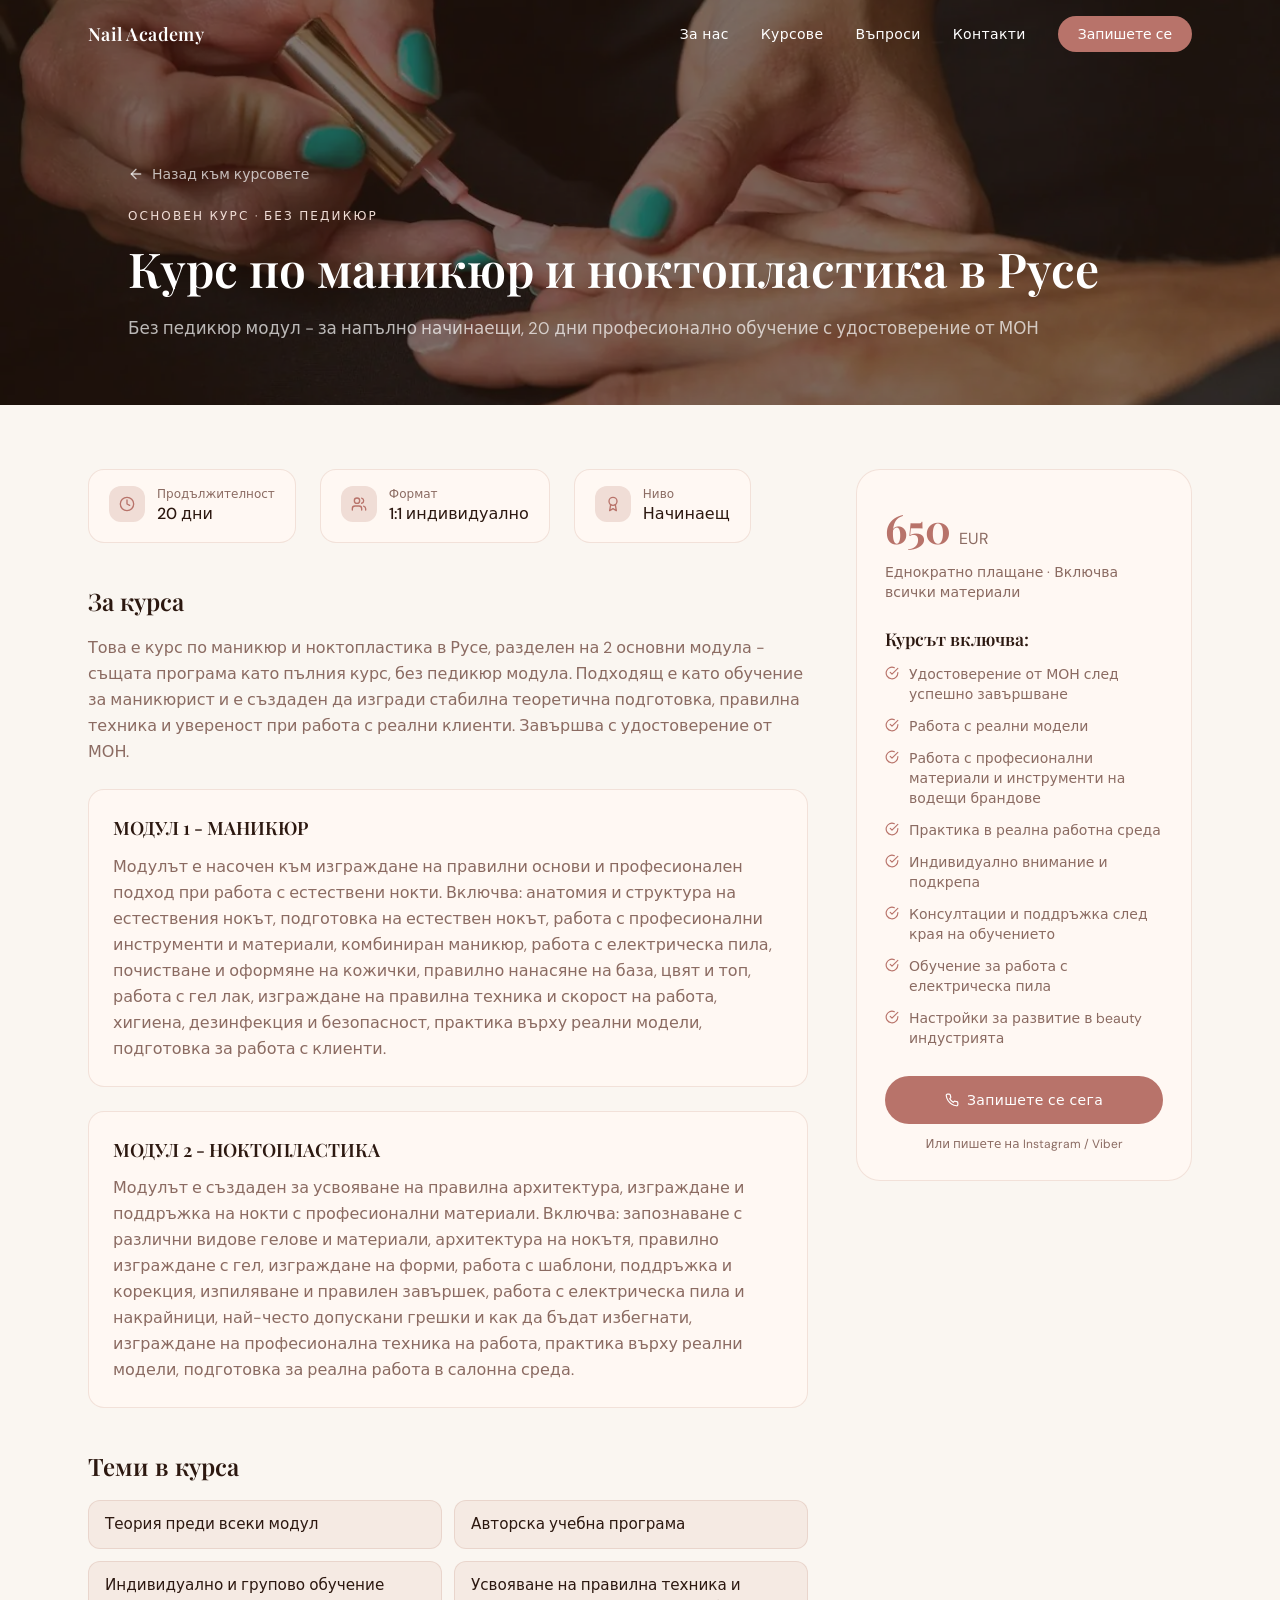
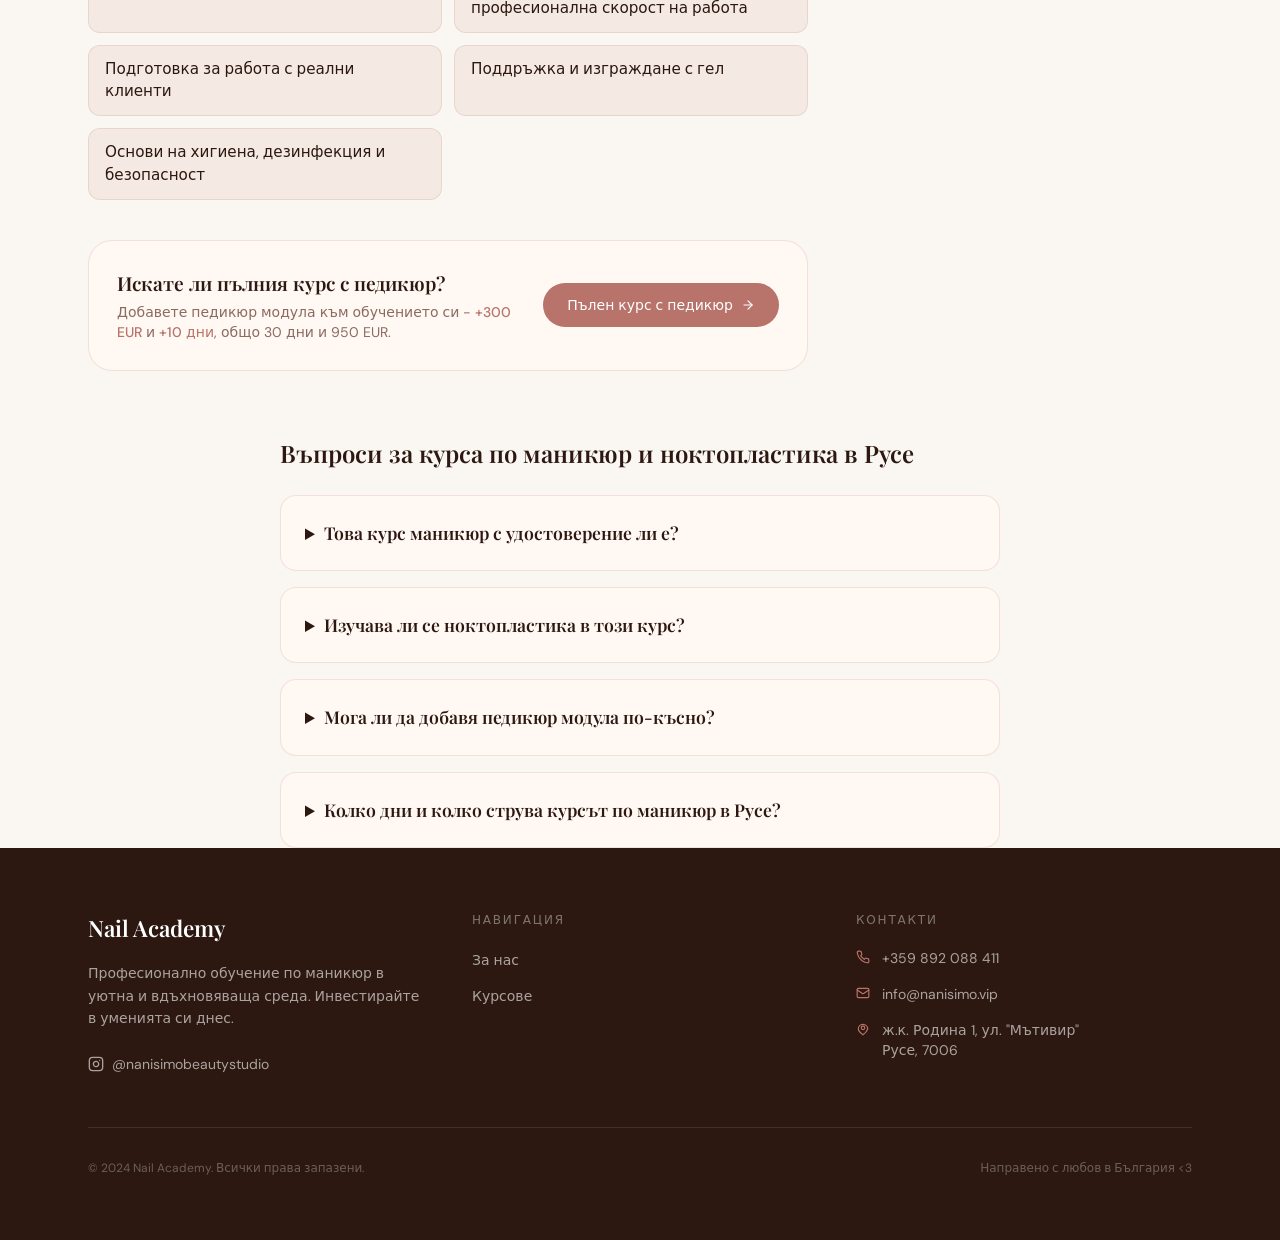
<file: course/basic-slim/index.html>
<!DOCTYPE html>
<html lang="bg">
<head>
  <meta charset="utf-8" />
  <meta name="viewport" content="width=device-width, initial-scale=1.0" />
  <meta property="og:title" content="Курс по маникюр и ноктопластика в Русе | Nanisimo Nail Academy 💅">
  <meta property="og:site_name" content="Nanisimo Nail Academy">
  <meta property="og:description" content="Курс по маникюр и ноктопластика в Русе (без педикюр) - 20 дни професионално обучение за начинаещи, с удостоверение от МОН.">
  <meta property="og:image" content="https://nanisimo.vip/assets/og-image.png">
  <meta property="og:url" content="https://nanisimo.vip/course/basic-slim/">
  <meta property="og:type" content="website">
  <meta property="og:locale" content="bg_BG">
  <title>Курс по маникюр и ноктопластика в Русе | Nanisimo Nail Academy</title>
  <meta name="description" content="Курс по маникюр и ноктопластика в Русе без педикюр модул - 20 дни професионално обучение за начинаещи и обучение за маникюрист, с удостоверение от МОН." />
  <meta name="robots" content="index, follow, max-image-preview:large, max-snippet:-1, max-video-preview:-1">
  <link rel="canonical" href="https://nanisimo.vip/course/basic-slim/">
  <meta name="twitter:card" content="summary_large_image">
  <meta name="twitter:title" content="Курс по маникюр и ноктопластика в Русе | Nanisimo Nail Academy 💅">
  <meta name="twitter:description" content="Курс по маникюр и ноктопластика в Русе (без педикюр) - 20 дни професионално обучение за начинаещи, с удостоверение от МОН.">
  <meta name="twitter:image" content="https://nanisimo.vip/assets/og-image.png">
  <script type="application/ld+json">
  {
    "@context": "https://schema.org",
    "@type": "Course",
    "name": "Базов курс - Маникюр • Ноктопластика",
    "description": "Базов курс по маникюр и ноктопластика без педикюр модул. 20 дни професионално обучение за начинаещи, с удостоверение от МОН.",
    "url": "https://nanisimo.vip/course/basic-slim/",
    "inLanguage": "bg",
    "provider": {
      "@type": "Organization",
      "name": "Nanisimo Nail Academy",
      "url": "https://nanisimo.vip/"
    },
    "offers": {
      "@type": "Offer",
      "price": "650",
      "priceCurrency": "EUR",
      "availability": "https://schema.org/InStock",
      "url": "https://nanisimo.vip/course/basic-slim/"
    },
    "hasCourseInstance": {
      "@type": "CourseInstance",
      "courseMode": "onsite",
      "courseWorkload": "P20D",
      "location": {
        "@type": "Place",
        "name": "Nanisimo Nail Academy",
        "address": {
          "@type": "PostalAddress",
          "streetAddress": "ж.к. Родина 1, ул. Мътивир",
          "addressLocality": "Русе",
          "postalCode": "7006",
          "addressCountry": "BG"
        }
      }
    }
  }
  </script>
  <script type="application/ld+json">
  {
    "@context": "https://schema.org",
    "@type": "FAQPage",
    "mainEntity": [
      {
        "@type": "Question",
        "name": "Това курс маникюр с удостоверение ли е?",
        "acceptedAnswer": { "@type": "Answer", "text": "Да. Това е курс маникюр с удостоверение МОН в Русе - след успешно завършване получавате удостоверение от МОН." }
      },
      {
        "@type": "Question",
        "name": "Изучава ли се ноктопластика в този курс?",
        "acceptedAnswer": { "@type": "Answer", "text": "Да. Курс ноктопластика в Русе е вторият модул на обучението - изграждане и поддръжка на нокти с гел, архитектура и работа с електрическа пила." }
      },
      {
        "@type": "Question",
        "name": "Мога ли да добавя педикюр модула по-късно?",
        "acceptedAnswer": { "@type": "Answer", "text": "Да. Педикюр модулът се добавя за +300 EUR и +10 дни, с което получавате пълния курс МПН в Русе - 30 дни и 950 EUR." }
      },
      {
        "@type": "Question",
        "name": "Колко дни и колко струва курсът по маникюр в Русе?",
        "acceptedAnswer": { "@type": "Answer", "text": "Курсът по маникюр и ноктопластика е 20 дни и струва 650 EUR, включително всички материали." }
      }
    ]
  }
  </script>
  <link rel="apple-touch-icon" sizes="180x180" href="/assets/apple-touch-icon.png">
  <link rel="icon" type="image/png" sizes="32x32" href="/assets/favicon-32x32.png">
  <link rel="icon" type="image/png" sizes="16x16" href="/assets/favicon-16x16.png">
  <link rel="preload" as="font" type="font/woff2" href="/assets/fonts/playfair-display-cyrillic-normal.woff2" crossorigin>
  <link rel="preload" as="font" type="font/woff2" href="/assets/fonts/playfair-display-latin-normal.woff2" crossorigin>
  <link rel="stylesheet" href="/assets/styles.css?v=8009be0c2c">
</head>
<body class="bg-background text-foreground">
  <nav id="nav" class="fixed top-0 left-0 right-0 z-50 transition-all duration-500 bg-transparent">
    <div class="max-w-6xl mx-auto px-6 py-4 flex items-center justify-between">
      <a href="/" class="font-serif nav-blend tracking-wide hover:opacity-70 transition-opacity text-lg font-semibold">Nail Academy</a>
      <div class="hidden md:flex items-center gap-8">
        <a href="/#about" class="nav-link nav-blend hover:opacity-70 transition-opacity text-sm tracking-wide">За нас</a>
        <a href="/#courses" class="nav-link nav-blend hover:opacity-70 transition-opacity text-sm tracking-wide">Курсове</a>
        <a href="/#questions" class="nav-link nav-blend hover:opacity-70 transition-opacity text-sm tracking-wide">Въпроси</a>
        <a href="/#location" class="nav-link nav-blend hover:opacity-70 transition-opacity text-sm tracking-wide">Контакти</a>
        <button type="button" onclick="openSignupModal()" class="bg-primary text-primary-foreground px-5 py-2 rounded-full text-sm hover:opacity-90 transition-opacity">Запишете се</button>
      </div>
      <button id="menu-toggle" type="button" class="md:hidden nav-blend" aria-label="Меню" aria-controls="mobile-menu" aria-expanded="false" onclick="toggleMobileMenu()">
        <svg class="icon-burger" xmlns="http://www.w3.org/2000/svg" width="22" height="22" viewBox="0 0 24 24" fill="none" stroke="currentColor" stroke-width="2" stroke-linecap="round" stroke-linejoin="round"><line x1="4" x2="20" y1="12" y2="12"/><line x1="4" x2="20" y1="6" y2="6"/><line x1="4" x2="20" y1="18" y2="18"/></svg>
        <svg class="icon-close hidden" xmlns="http://www.w3.org/2000/svg" width="22" height="22" viewBox="0 0 24 24" fill="none" stroke="currentColor" stroke-width="2" stroke-linecap="round" stroke-linejoin="round"><path d="M18 6 6 18"/><path d="m6 6 12 12"/></svg>
      </button>
    </div>
    <div id="mobile-menu" class="hidden md:hidden bg-transparent px-6 py-6 flex flex-col gap-5">
      <a href="/#about" class="text-left nav-blend hover:opacity-70 transition-opacity">За нас</a>
      <a href="/#courses" class="text-left nav-blend hover:opacity-70 transition-opacity">Курсове</a>
      <a href="/#questions" class="text-left nav-blend hover:opacity-70 transition-opacity">Въпроси</a>
      <a href="/#location" class="text-left nav-blend hover:opacity-70 transition-opacity">Контакти</a>
      <button type="button" onclick="openSignupModal()" class="bg-primary text-primary-foreground px-5 py-3 rounded-full text-sm hover:opacity-90 transition-opacity w-full text-center">Запишете се</button>
    </div>
  </nav>

  <main id="main-content">
    <div id="hero" class="relative h-[45vh] min-h-[300px] overflow-hidden bg-secondary">
      <picture class="contents">
        <source type="image/webp" srcset="/assets/course-hero-640.webp 640w, /assets/course-hero-1080.webp 1080w, /assets/course-hero-1400.webp 1400w" sizes="100vw" />
        <img src="/assets/course-hero.jpg" alt="Базов курс" width="1400" height="700" fetchpriority="high" decoding="async" class="w-full h-full object-cover" />
      </picture>
      <div class="absolute inset-0 bg-[#2C1810]/60"></div>
      <div class="absolute inset-0 flex flex-col justify-end p-8 md:p-16 max-w-6xl mx-auto">
        <a href="/#courses" class="flex items-center gap-2 text-white/70 hover:text-white transition-colors mb-6 text-sm">
          <svg xmlns="http://www.w3.org/2000/svg" width="16" height="16" viewBox="0 0 24 24" fill="none" stroke="currentColor" stroke-width="2" stroke-linecap="round" stroke-linejoin="round"><path d="m12 19-7-7 7-7"/><path d="M19 12H5"/></svg>
          Назад към курсовете
        </a>
        <span class="text-[#F0DDD6] text-xs tracking-[0.18em] uppercase mb-2 inline-block">Основен курс · Без педикюр</span>
        <h1 class="text-white mb-3 font-serif text-[clamp(1.8rem,4vw,3rem)] font-semibold">Курс по маникюр и ноктопластика в Русе</h1>
        <p class="text-white/70" style="font-size:1.05rem">Без педикюр модул - за напълно начинаещи, 20 дни професионално обучение с удостоверение от МОН</p>
      </div>
    </div>
    <div class="max-w-6xl mx-auto px-6 py-16 grid lg:grid-cols-3 gap-12">
      <div class="lg:col-span-2 space-y-10">
        <div class="flex flex-wrap gap-6">
          <div class="flex items-start gap-3 bg-card border border-border rounded-2xl px-5 py-4">
            <div class="bg-secondary rounded-xl p-2.5">
              <svg xmlns="http://www.w3.org/2000/svg" width="16" height="16" viewBox="0 0 24 24" fill="none" stroke="#B8736A" stroke-width="2" stroke-linecap="round" stroke-linejoin="round"><circle cx="12" cy="12" r="10"/><polyline points="12 6 12 12 16 14"/></svg>
            </div>
            <div><div class="text-xs text-muted-foreground">Продължителност</div><div class="text-foreground font-medium">20 дни</div></div>
          </div>
          <div class="flex items-start gap-3 bg-card border border-border rounded-2xl px-5 py-4">
            <div class="bg-secondary rounded-xl p-2.5">
              <svg xmlns="http://www.w3.org/2000/svg" width="16" height="16" viewBox="0 0 24 24" fill="none" stroke="#B8736A" stroke-width="2" stroke-linecap="round" stroke-linejoin="round"><path d="M16 21v-2a4 4 0 0 0-4-4H6a4 4 0 0 0-4 4v2"/><circle cx="9" cy="7" r="4"/><path d="M22 21v-2a4 4 0 0 0-3-3.87"/><path d="M16 3.13a4 4 0 0 1 0 7.75"/></svg>
            </div>
            <div><div class="text-xs text-muted-foreground">Формат</div><div class="text-foreground font-medium">1:1 индивидуално</div></div>
          </div>
          <div class="flex items-start gap-3 bg-card border border-border rounded-2xl px-5 py-4">
            <div class="bg-secondary rounded-xl p-2.5">
              <svg xmlns="http://www.w3.org/2000/svg" width="16" height="16" viewBox="0 0 24 24" fill="none" stroke="#B8736A" stroke-width="2" stroke-linecap="round" stroke-linejoin="round"><circle cx="12" cy="8" r="6"/><path d="M15.477 12.89 17 22l-5-3-5 3 1.523-9.11"/></svg>
            </div>
            <div><div class="text-xs text-muted-foreground">Ниво</div><div class="text-foreground font-medium">Начинаещ</div></div>
          </div>
        </div>
        <div>
          <h2 class="text-foreground mb-4 font-serif text-[1.5rem] font-semibold">За курса</h2>
          <p class="text-muted-foreground leading-relaxed">Това е курс по маникюр и ноктопластика в Русе, разделен на 2 основни модула - същата програма като пълния курс, без педикюр модула. Подходящ е като обучение за маникюрист и е създаден да изгради стабилна теоретична подготовка, правилна техника и увереност при работа с реални клиенти. Завършва с удостоверение от МОН.</p>
          <div class="mt-6 space-y-6">
            <div class="bg-card border border-border rounded-2xl p-6">
              <h3 class="text-foreground font-serif text-[1.15rem] font-semibold mb-3">МОДУЛ 1 - МАНИКЮР</h3>
              <p class="text-muted-foreground leading-relaxed">Модулът е насочен към изграждане на правилни основи и професионален подход при работа с естествени нокти. Включва: анатомия и структура на естествения нокът, подготовка на естествен нокът, работа с професионални инструменти и материали, комбиниран маникюр, работа с електрическа пила, почистване и оформяне на кожички, правилно нанасяне на база, цвят и топ, работа с гел лак, изграждане на правилна техника и скорост на работа, хигиена, дезинфекция и безопасност, практика върху реални модели, подготовка за работа с клиенти.</p>
            </div>
            <div class="bg-card border border-border rounded-2xl p-6">
              <h3 class="text-foreground font-serif text-[1.15rem] font-semibold mb-3">МОДУЛ 2 - НОКТОПЛАСТИКА</h3>
              <p class="text-muted-foreground leading-relaxed">Модулът е създаден за усвояване на правилна архитектура, изграждане и поддръжка на нокти с професионални материали. Включва: запознаване с различни видове гелове и материали, архитектура на нокътя, правилно изграждане с гел, изграждане на форми, работа с шаблони, поддръжка и корекция, изпиляване и правилен завършек, работа с електрическа пила и накрайници, най-често допускани грешки и как да бъдат избегнати, изграждане на професионална техника на работа, практика върху реални модели, подготовка за реална работа в салонна среда.</p>
            </div>
          </div>
        </div>
        <div>
          <h2 class="text-foreground mb-4 font-serif text-[1.5rem] font-semibold">Теми в курса</h2>
          <div class="grid sm:grid-cols-2 gap-3">
            <div class="bg-secondary/50 border border-border rounded-xl px-4 py-3" style="font-size:0.95rem">Теория преди всеки модул</div>
            <div class="bg-secondary/50 border border-border rounded-xl px-4 py-3" style="font-size:0.95rem">Авторска учебна програма</div>
            <div class="bg-secondary/50 border border-border rounded-xl px-4 py-3" style="font-size:0.95rem">Индивидуално и групово обучение</div>
            <div class="bg-secondary/50 border border-border rounded-xl px-4 py-3" style="font-size:0.95rem">Усвояване на правилна техника и професионална скорост на работа</div>
            <div class="bg-secondary/50 border border-border rounded-xl px-4 py-3" style="font-size:0.95rem">Подготовка за работа с реални клиенти</div>
            <div class="bg-secondary/50 border border-border rounded-xl px-4 py-3" style="font-size:0.95rem">Поддръжка и изграждане с гел</div>
            <div class="bg-secondary/50 border border-border rounded-xl px-4 py-3" style="font-size:0.95rem">Основи на хигиена, дезинфекция и безопасност</div>
          </div>
        </div>
        <div class="bg-card border border-border rounded-3xl p-7">
          <div class="flex flex-col sm:flex-row sm:items-center gap-5">
            <div class="flex-1">
              <h3 class="font-serif text-[1.2rem] font-semibold text-foreground mb-1">Искате ли пълния курс с педикюр?</h3>
              <p class="text-muted-foreground text-sm">Добавете педикюр модула към обучението си - <span class="text-primary font-medium">+300 EUR</span> и <span class="text-primary font-medium">+10 дни</span>, общо 30 дни и 950 EUR.</p>
            </div>
            <a href="/course/basics/" class="inline-flex items-center gap-2 bg-primary text-white px-6 py-3 rounded-full text-sm hover:opacity-90 transition-opacity shrink-0 justify-center">
              Пълен курс с педикюр
              <svg xmlns="http://www.w3.org/2000/svg" width="14" height="14" viewBox="0 0 24 24" fill="none" stroke="currentColor" stroke-width="2" stroke-linecap="round" stroke-linejoin="round"><path d="M5 12h14"/><path d="m12 5 7 7-7 7"/></svg>
            </a>
          </div>
        </div>
      </div>
      <div class="space-y-6">
        <div class="bg-card border border-border rounded-3xl p-7 sticky top-24">
          <div class="flex items-baseline gap-2 mb-1">
            <span class="font-serif text-[2.5rem] font-bold text-primary">650</span>
            <span class="text-muted-foreground">EUR</span>
          </div>
          <p class="text-muted-foreground text-sm mb-6">Еднократно плащане · Включва всички материали</p>
          <h3 class="text-foreground mb-3 font-serif text-[1.1rem] font-semibold">Курсът включва:</h3>
          <ul class="space-y-3 mb-7">
            <li class="flex items-start gap-2.5 text-muted-foreground text-sm">
              <svg xmlns="http://www.w3.org/2000/svg" width="14" height="14" viewBox="0 0 24 24" fill="none" stroke="#B8736A" stroke-width="2" stroke-linecap="round" stroke-linejoin="round" class="mt-0.5 shrink-0"><path d="M22 11.08V12a10 10 0 1 1-5.93-9.14"/><polyline points="22 4 12 14.01 9 11.01"/></svg>
              Удостоверение от МОН след успешно завършване
            </li>
            <li class="flex items-start gap-2.5 text-muted-foreground text-sm">
              <svg xmlns="http://www.w3.org/2000/svg" width="14" height="14" viewBox="0 0 24 24" fill="none" stroke="#B8736A" stroke-width="2" stroke-linecap="round" stroke-linejoin="round" class="mt-0.5 shrink-0"><path d="M22 11.08V12a10 10 0 1 1-5.93-9.14"/><polyline points="22 4 12 14.01 9 11.01"/></svg>
              Работа с реални модели
            </li>
            <li class="flex items-start gap-2.5 text-muted-foreground text-sm">
              <svg xmlns="http://www.w3.org/2000/svg" width="14" height="14" viewBox="0 0 24 24" fill="none" stroke="#B8736A" stroke-width="2" stroke-linecap="round" stroke-linejoin="round" class="mt-0.5 shrink-0"><path d="M22 11.08V12a10 10 0 1 1-5.93-9.14"/><polyline points="22 4 12 14.01 9 11.01"/></svg>
              Работа с професионални материали и инструменти на водещи брандове
            </li>
            <li class="flex items-start gap-2.5 text-muted-foreground text-sm">
              <svg xmlns="http://www.w3.org/2000/svg" width="14" height="14" viewBox="0 0 24 24" fill="none" stroke="#B8736A" stroke-width="2" stroke-linecap="round" stroke-linejoin="round" class="mt-0.5 shrink-0"><path d="M22 11.08V12a10 10 0 1 1-5.93-9.14"/><polyline points="22 4 12 14.01 9 11.01"/></svg>
              Практика в реална работна среда
            </li>
            <li class="flex items-start gap-2.5 text-muted-foreground text-sm">
              <svg xmlns="http://www.w3.org/2000/svg" width="14" height="14" viewBox="0 0 24 24" fill="none" stroke="#B8736A" stroke-width="2" stroke-linecap="round" stroke-linejoin="round" class="mt-0.5 shrink-0"><path d="M22 11.08V12a10 10 0 1 1-5.93-9.14"/><polyline points="22 4 12 14.01 9 11.01"/></svg>
              Индивидуално внимание и подкрепа
            </li>
            <li class="flex items-start gap-2.5 text-muted-foreground text-sm">
              <svg xmlns="http://www.w3.org/2000/svg" width="14" height="14" viewBox="0 0 24 24" fill="none" stroke="#B8736A" stroke-width="2" stroke-linecap="round" stroke-linejoin="round" class="mt-0.5 shrink-0"><path d="M22 11.08V12a10 10 0 1 1-5.93-9.14"/><polyline points="22 4 12 14.01 9 11.01"/></svg>
              Консултации и поддръжка след края на обучението
            </li>
            <li class="flex items-start gap-2.5 text-muted-foreground text-sm">
              <svg xmlns="http://www.w3.org/2000/svg" width="14" height="14" viewBox="0 0 24 24" fill="none" stroke="#B8736A" stroke-width="2" stroke-linecap="round" stroke-linejoin="round" class="mt-0.5 shrink-0"><path d="M22 11.08V12a10 10 0 1 1-5.93-9.14"/><polyline points="22 4 12 14.01 9 11.01"/></svg>
              Обучение за работа с електрическа пила
            </li>
            <li class="flex items-start gap-2.5 text-muted-foreground text-sm">
              <svg xmlns="http://www.w3.org/2000/svg" width="14" height="14" viewBox="0 0 24 24" fill="none" stroke="#B8736A" stroke-width="2" stroke-linecap="round" stroke-linejoin="round" class="mt-0.5 shrink-0"><path d="M22 11.08V12a10 10 0 1 1-5.93-9.14"/><polyline points="22 4 12 14.01 9 11.01"/></svg>
              Настройки за развитие в beauty индустрията
            </li>
          </ul>
          <button type="button" onclick="openSignupModal()" class="flex items-center justify-center gap-2 w-full bg-primary text-white py-3.5 rounded-full hover:opacity-90 transition-opacity text-sm tracking-wide">
            <svg xmlns="http://www.w3.org/2000/svg" width="14" height="14" viewBox="0 0 24 24" fill="none" stroke="currentColor" stroke-width="2" stroke-linecap="round" stroke-linejoin="round"><path d="M22 16.92v3a2 2 0 0 1-2.18 2 19.79 19.79 0 0 1-8.63-3.07 19.5 19.5 0 0 1-6-6 19.79 19.79 0 0 1-3.07-8.67A2 2 0 0 1 4.11 2h3a2 2 0 0 1 2 1.72 12.84 12.84 0 0 0 .7 2.81 2 2 0 0 1-.45 2.11L8.09 9.91a16 16 0 0 0 6 6l1.27-1.27a2 2 0 0 1 2.11-.45 12.84 12.84 0 0 0 2.81.7A2 2 0 0 1 22 16.92z"/></svg>
            Запишете се сега
          </button>
          <p class="text-muted-foreground text-xs text-center mt-3">Или пишете на Instagram / Viber</p>
        </div>
      </div>
    </div>
    <div class="max-w-3xl mx-auto px-6 pb-16">
      <h2 class="text-foreground mb-6 font-serif text-[1.5rem] font-semibold">Въпроси за курса по маникюр и ноктопластика в Русе</h2>
      <div class="space-y-4">
        <details class="bg-card border border-border rounded-2xl p-6">
          <summary class="font-serif text-[1.1rem] font-semibold text-foreground cursor-pointer">Това курс маникюр с удостоверение ли е?</summary>
          <p class="text-muted-foreground text-sm leading-relaxed mt-4">Да. Това е курс маникюр с удостоверение МОН в Русе - след успешно завършване получавате удостоверение от МОН.</p>
        </details>
        <details class="bg-card border border-border rounded-2xl p-6">
          <summary class="font-serif text-[1.1rem] font-semibold text-foreground cursor-pointer">Изучава ли се ноктопластика в този курс?</summary>
          <p class="text-muted-foreground text-sm leading-relaxed mt-4">Да. Курс ноктопластика в Русе е вторият модул на обучението - изграждане и поддръжка на нокти с гел, архитектура и работа с електрическа пила.</p>
        </details>
        <details class="bg-card border border-border rounded-2xl p-6">
          <summary class="font-serif text-[1.1rem] font-semibold text-foreground cursor-pointer">Мога ли да добавя педикюр модула по-късно?</summary>
          <p class="text-muted-foreground text-sm leading-relaxed mt-4">Да. Педикюр модулът се добавя за +300 EUR и +10 дни, с което получавате пълния курс МПН в Русе - 30 дни и 950 EUR.</p>
        </details>
        <details class="bg-card border border-border rounded-2xl p-6">
          <summary class="font-serif text-[1.1rem] font-semibold text-foreground cursor-pointer">Колко дни и колко струва курсът по маникюр в Русе?</summary>
          <p class="text-muted-foreground text-sm leading-relaxed mt-4">Курсът по маникюр и ноктопластика е 20 дни и струва 650 EUR, включително всички материали.</p>
        </details>
      </div>
    </div>
  </main>

  <footer id="contact" class="bg-[#2C1810] text-white">
    <div class="max-w-6xl mx-auto px-6 py-16">
      <div class="grid md:grid-cols-3 gap-12 mb-12">
        <div>
          <h3 class="text-white mb-4 font-serif text-[1.4rem] font-semibold">Nail Academy</h3>
          <p class="text-white/60 leading-relaxed text-sm mb-6">Професионално обучение по маникюр в уютна и вдъхновяваща среда. Инвестирайте в уменията си днес.</p>
          <a href="https://instagram.com/nanisimobeautystudio" target="_blank" class="inline-flex items-center gap-2 text-white/60 hover:text-white transition-colors text-sm">
            <svg xmlns="http://www.w3.org/2000/svg" width="16" height="16" viewBox="0 0 24 24" fill="none" stroke="currentColor" stroke-width="2" stroke-linecap="round" stroke-linejoin="round"><rect width="20" height="20" x="2" y="2" rx="5" ry="5"/><path d="M16 11.37A4 4 0 1 1 12.63 8 4 4 0 0 1 16 11.37z"/><line x1="17.5" x2="17.51" y1="6.5" y2="6.5"/></svg>
            @nanisimobeautystudio
          </a>
        </div>
        <div>
          <h4 class="text-white/40 text-xs tracking-[0.15em] uppercase mb-5">Навигация</h4>
          <ul class="space-y-3">
            <li><a href="/#about" class="text-white/60 hover:text-white transition-colors text-sm">За нас</a></li>
            <li><a href="/#courses" class="text-white/60 hover:text-white transition-colors text-sm">Курсове</a></li>
          </ul>
        </div>
        <div>
          <h4 class="text-white/40 text-xs tracking-[0.15em] uppercase mb-5">Контакти</h4>
          <ul class="space-y-4">
            <li class="flex items-start gap-3 text-white/60 text-sm">
              <svg xmlns="http://www.w3.org/2000/svg" width="14" height="14" viewBox="0 0 24 24" fill="none" stroke="#B8736A" stroke-width="2" stroke-linecap="round" stroke-linejoin="round" class="mt-0.5 shrink-0"><path d="M22 16.92v3a2 2 0 0 1-2.18 2 19.79 19.79 0 0 1-8.63-3.07 19.5 19.5 0 0 1-6-6 19.79 19.79 0 0 1-3.07-8.67A2 2 0 0 1 4.11 2h3a2 2 0 0 1 2 1.72 12.84 12.84 0 0 0 .7 2.81 2 2 0 0 1-.45 2.11L8.09 9.91a16 16 0 0 0 6 6l1.27-1.27a2 2 0 0 1 2.11-.45 12.84 12.84 0 0 0 2.81.7A2 2 0 0 1 22 16.92z"/></svg>
              <span>+359 892 088 411</span>
            </li>
            <li class="flex items-start gap-3 text-white/60 text-sm">
              <svg xmlns="http://www.w3.org/2000/svg" width="14" height="14" viewBox="0 0 24 24" fill="none" stroke="#B8736A" stroke-width="2" stroke-linecap="round" stroke-linejoin="round" class="mt-0.5 shrink-0"><rect width="20" height="16" x="2" y="4" rx="2"/><path d="m22 7-8.97 5.7a1.94 1.94 0 0 1-2.06 0L2 7"/></svg>
              <span>info@nanisimo.vip</span>
            </li>
            <li class="flex items-start gap-3 text-white/60 text-sm">
              <svg xmlns="http://www.w3.org/2000/svg" width="14" height="14" viewBox="0 0 24 24" fill="none" stroke="#B8736A" stroke-width="2" stroke-linecap="round" stroke-linejoin="round" class="mt-0.5 shrink-0"><path d="M20 10c0 6-8 12-8 12s-8-6-8-10a8 8 0 0 1 16 0Z"/><circle cx="12" cy="10" r="3"/></svg>
              <span>ж.к. Родина 1, ул. "Мътивир"<br />Русе, 7006</span>
            </li>
          </ul>
        </div>
      </div>
      <div class="border-t border-white/10 pt-8 flex flex-col md:flex-row justify-between items-center gap-4">
        <p class="text-white/30 text-xs">&copy; 2024 Nail Academy. Всички права запазени.</p>
        <p class="text-white/30 text-xs">Направено с любов в България &lt;3</p>
      </div>
    </div>
  </footer>

  <div id="signup-modal" class="hidden fixed inset-0 z-[100] p-4 flex items-center justify-center">
    <div class="absolute inset-0 bg-[#2C1810]/60 backdrop-blur-sm" onclick="closeSignupModal()"></div>
    <div class="relative bg-card rounded-3xl border border-border shadow-2xl w-full max-w-2xl max-h-[90vh] overflow-y-auto" role="dialog" aria-modal="true" aria-label="Запишете се">
      <button type="button" onclick="closeSignupModal()" aria-label="Затвори" class="absolute top-5 right-5 bg-secondary rounded-full p-2 text-foreground hover:opacity-80 transition-opacity">
        <svg xmlns="http://www.w3.org/2000/svg" width="16" height="16" viewBox="0 0 24 24" fill="none" stroke="currentColor" stroke-width="2" stroke-linecap="round" stroke-linejoin="round"><path d="M18 6 6 18"/><path d="m6 6 12 12"/></svg>
      </button>
      <div class="p-8 md:p-10">
        <p class="text-primary text-sm tracking-[0.18em] uppercase mb-2">Запишете се</p>
        <h3 class="font-serif text-[1.8rem] font-semibold text-foreground mb-2">Свържете се удобно</h3>
        <p class="text-muted-foreground text-sm leading-relaxed mb-7">Изберете канал за връзка с нас, за да запазите мястото си в курса. Отговаряме бързо на всеки.</p>
        <div class="grid md:grid-cols-2 gap-6">
          <div class="rounded-2xl overflow-hidden bg-secondary flex flex-col">
            <picture class="contents">
              <source type="image/webp" srcset="/assets/location-480.webp 480w, /assets/location-800.webp 800w, /assets/location-1362.webp 1362w" sizes="(min-width: 768px) 336px, 100vw" />
              <img src="/assets/location.png" alt="Карта на местоположението" width="1362" height="812" loading="lazy" decoding="async" class="w-full h-44 md:h-48 object-cover" />
            </picture>
            <div class="p-4 pt-3">
              <p class="text-sm text-foreground mb-3">ж.к. Родина 1, ул. "Мътивир", Русе 7006</p>
              <a href="https://maps.app.goo.gl/rdsTvZwiJUm4J8Lb6" target="_blank" class="inline-flex w-full justify-center items-center gap-2 bg-primary text-white px-5 py-2.5 rounded-full text-sm hover:opacity-90 transition-opacity">
                Отвори в Google Maps
                <svg xmlns="http://www.w3.org/2000/svg" width="14" height="14" viewBox="0 0 24 24" fill="none" stroke="currentColor" stroke-width="2" stroke-linecap="round" stroke-linejoin="round"><path d="M5 12h14"/><path d="m12 5 7 7-7 7"/></svg>
              </a>
            </div>
          </div>
          <div class="space-y-3">
            <a href="https://instagram.com/nanisimobeautystudio" target="_blank" class="flex items-center gap-3.5 bg-background border border-border rounded-2xl px-5 py-4 hover:border-primary/40 transition-colors group">
              <span class="bg-primary/10 rounded-xl p-2.5 shrink-0">
                <svg xmlns="http://www.w3.org/2000/svg" width="18" height="18" viewBox="0 0 24 24" fill="none" stroke="#B8736A" stroke-width="2" stroke-linecap="round" stroke-linejoin="round"><rect width="20" height="20" x="2" y="2" rx="5" ry="5"/><path d="M16 11.37A4 4 0 1 1 12.63 8 4 4 0 0 1 16 11.37z"/><line x1="17.5" x2="17.51" y1="6.5" y2="6.5"/></svg>
              </span>
              <span>
                <span class="block text-xs text-muted-foreground">Instagram</span>
                <span class="block text-sm font-medium text-foreground group-hover:text-primary transition-colors">@nanisimobeautystudio</span>
              </span>
            </a>
            <a href="mailto:info@nanisimo.vip" class="flex items-center gap-3.5 bg-background border border-border rounded-2xl px-5 py-4 hover:border-primary/40 transition-colors group">
              <span class="bg-primary/10 rounded-xl p-2.5 shrink-0">
                <svg xmlns="http://www.w3.org/2000/svg" width="18" height="18" viewBox="0 0 24 24" fill="none" stroke="#B8736A" stroke-width="2" stroke-linecap="round" stroke-linejoin="round"><rect width="20" height="16" x="2" y="4" rx="2"/><path d="m22 7-8.97 5.7a1.94 1.94 0 0 1-2.06 0L2 7"/></svg>
              </span>
              <span>
                <span class="block text-xs text-muted-foreground">Имейл</span>
                <span class="block text-sm font-medium text-foreground group-hover:text-primary transition-colors break-all">info@nanisimo.vip</span>
              </span>
            </a>
            <a href="tel:+359892088411" class="flex items-center gap-3.5 bg-background border border-border rounded-2xl px-5 py-4 hover:border-primary/40 transition-colors group">
              <span class="bg-primary/10 rounded-xl p-2.5 shrink-0">
                <svg xmlns="http://www.w3.org/2000/svg" width="18" height="18" viewBox="0 0 24 24" fill="none" stroke="#B8736A" stroke-width="2" stroke-linecap="round" stroke-linejoin="round"><path d="M22 16.92v3a2 2 0 0 1-2.18 2 19.79 19.79 0 0 1-8.63-3.07 19.5 19.5 0 0 1-6-6 19.79 19.79 0 0 1-3.07-8.67A2 2 0 0 1 4.11 2h3a2 2 0 0 1 2 1.72 12.84 12.84 0 0 0 .7 2.81 2 2 0 0 1-.45 2.11L8.09 9.91a16 16 0 0 0 6 6l1.27-1.27a2 2 0 0 1 2.11-.45 12.84 12.84 0 0 0 2.81.7A2 2 0 0 1 22 16.92z"/></svg>
              </span>
              <span>
                <span class="block text-xs text-muted-foreground">Телефон</span>
                <span class="block text-sm font-medium text-foreground group-hover:text-primary transition-colors">+359 892 088 411</span>
              </span>
            </a>
            <p class="text-muted-foreground text-xs leading-relaxed px-1">Или ще се свържем с вас - просто ни пишете по някой от тези канали.</p>
          </div>
        </div>
      </div>
    </div>
  </div>

  <script>
    const nav = document.getElementById('nav');
    if ('scrollRestoration' in history) history.scrollRestoration = 'manual';
    let mobileMenuOpen = false;
    function setNavState() {
      nav.classList.toggle('scrolled', mobileMenuOpen || window.scrollY > 40);
    }
    function updateNav() {
      setNavState();
    }
    window.addEventListener('scroll', updateNav);
    function toggleMobileMenu() {
      const menu = document.getElementById('mobile-menu');
      const btn = document.getElementById('menu-toggle');
      mobileMenuOpen = !mobileMenuOpen;
      menu.classList.toggle('hidden');
      btn.querySelector('.icon-burger').classList.toggle('hidden');
      btn.querySelector('.icon-close').classList.toggle('hidden');
      btn.setAttribute('aria-expanded', String(mobileMenuOpen));
      setNavState();
    }
    const signupModal = document.getElementById('signup-modal');
    function openSignupModal() {
      signupModal.classList.remove('hidden');
      document.body.style.overflow = 'hidden';
    }
    function closeSignupModal() {
      signupModal.classList.add('hidden');
      document.body.style.overflow = '';
    }
    document.addEventListener('keydown', (event) => {
      if (event.key === 'Escape') closeSignupModal();
    });
  </script>
</body>
</html>
</file>
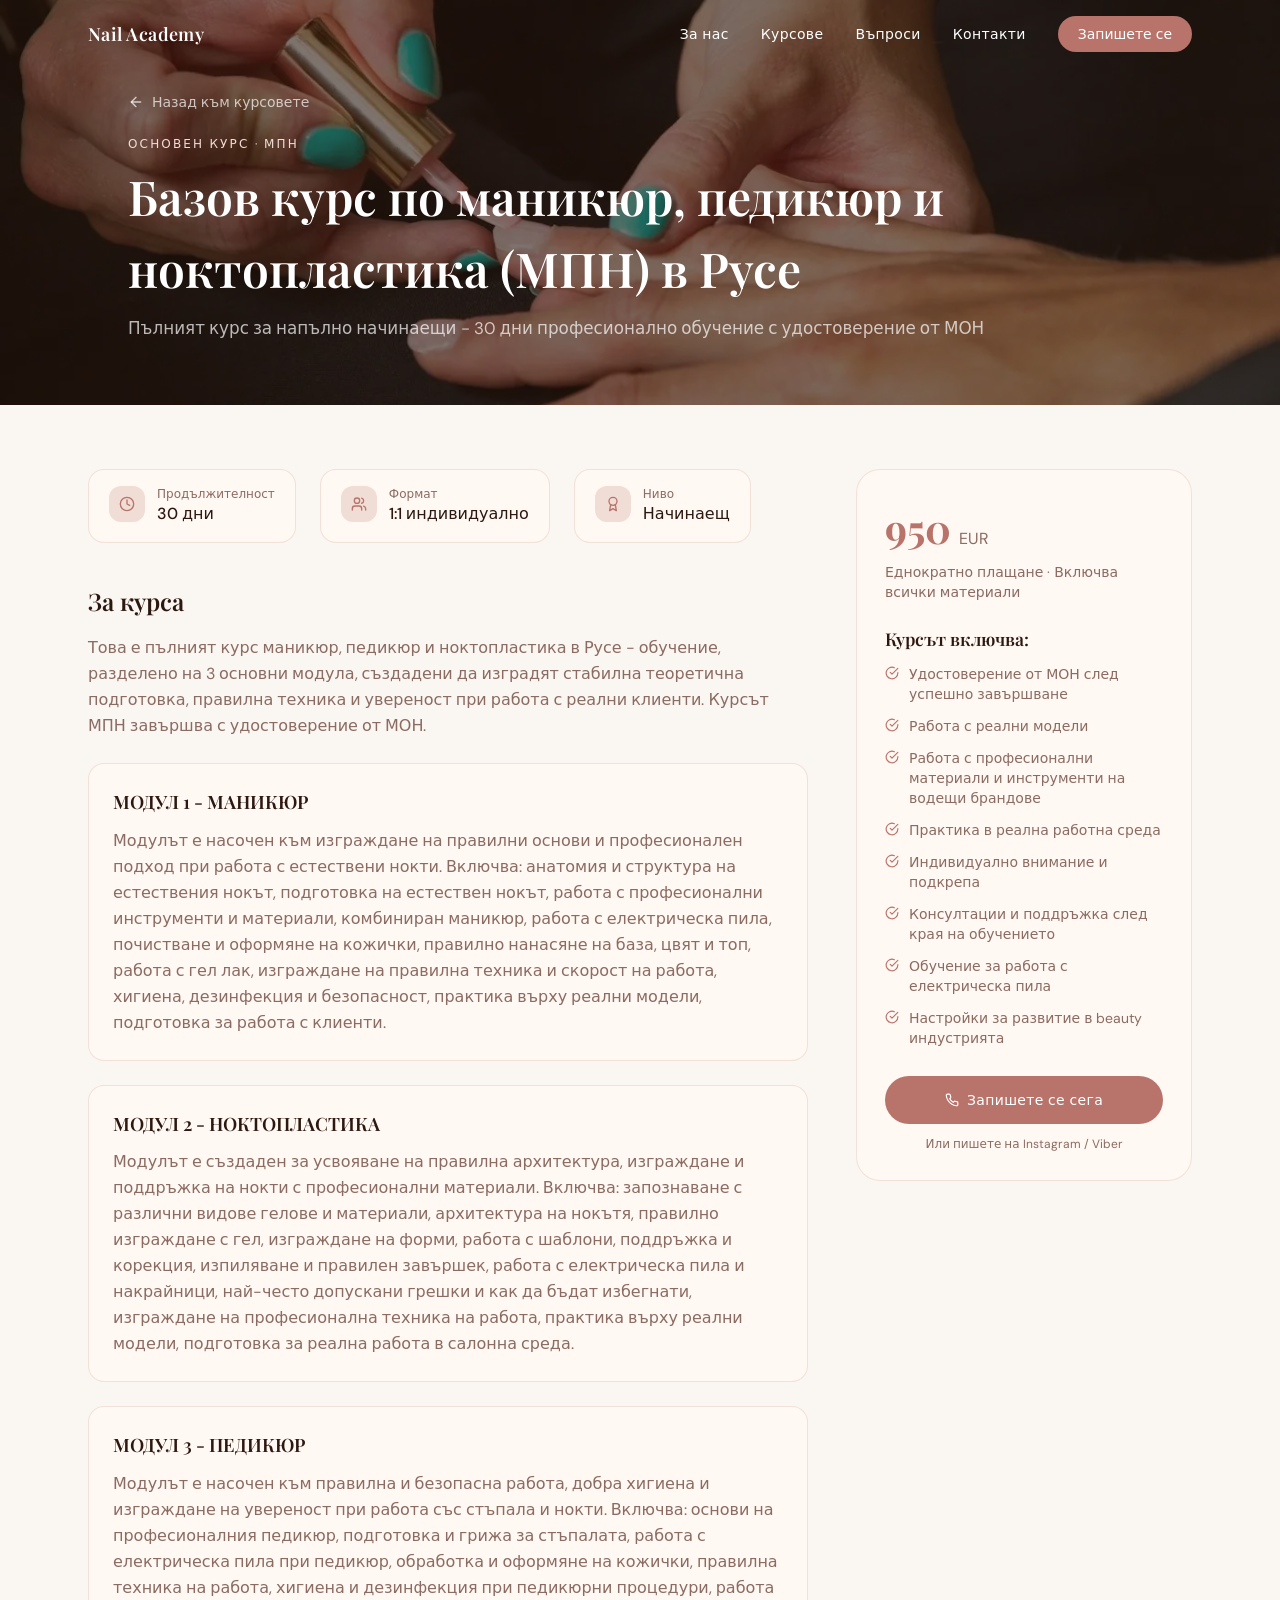
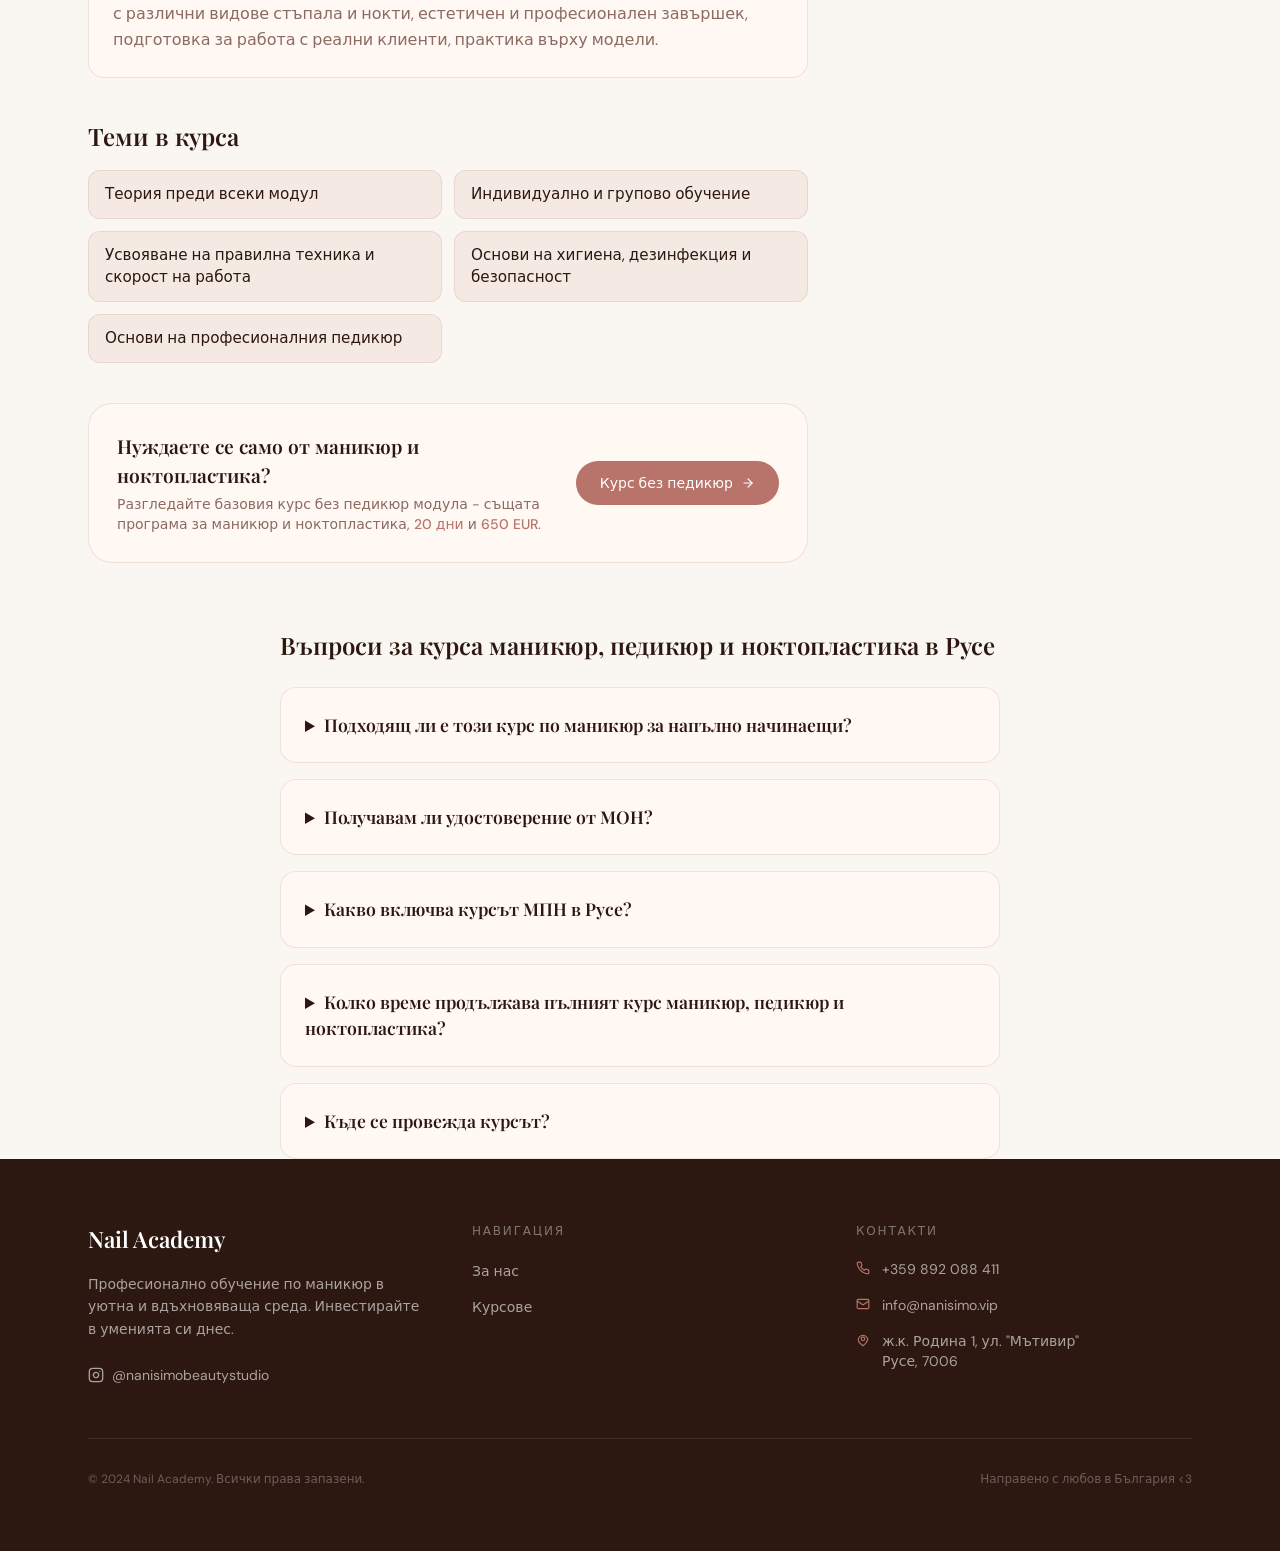
<file: course/basics/index.html>
<!DOCTYPE html>
<html lang="bg">
<head>
  <meta charset="utf-8" />
  <meta name="viewport" content="width=device-width, initial-scale=1.0" />
  <meta property="og:title" content="Курс маникюр, педикюр и ноктопластика (МПН) в Русе | Nanisimo Nail Academy 💅">
  <meta property="og:site_name" content="Nanisimo Nail Academy">
  <meta property="og:description" content="Пълен курс маникюр, педикюр и ноктопластика (МПН) в Русе - 30 дни професионално обучение за начинаещи, с удостоверение от МОН.">
  <meta property="og:image" content="https://nanisimo.vip/assets/og-image.png">  
  <meta property="og:url" content="https://nanisimo.vip/course/basics/">
  <meta property="og:type" content="website">
  <meta property="og:locale" content="bg_BG">
  <title>Курс маникюр, педикюр и ноктопластика (МПН) в Русе | Nanisimo Nail Academy</title>
  <meta name="description" content="Курс маникюр и педикюр в Русе, с ноктопластика (МПН) - 30 дни професионално обучение за начинаещи, с удостоверение от МОН." />
  <meta name="robots" content="index, follow, max-image-preview:large, max-snippet:-1, max-video-preview:-1">
  <link rel="canonical" href="https://nanisimo.vip/course/basics/">
  <meta name="twitter:card" content="summary_large_image">
  <meta name="twitter:title" content="Курс маникюр, педикюр и ноктопластика (МПН) в Русе | Nanisimo Nail Academy 💅">
  <meta name="twitter:description" content="Пълен курс маникюр, педикюр и ноктопластика (МПН) в Русе - 30 дни професионално обучение за начинаещи, с удостоверение от МОН.">
  <meta name="twitter:image" content="https://nanisimo.vip/assets/og-image.png">
  <script type="application/ld+json">
  {
    "@context": "https://schema.org",
    "@type": "Course",
    "name": "Базов курс - Маникюр • Педикюр • Ноктопластика",
    "description": "Базов курс по маникюр, педикюр и ноктопластика. 30 дни професионално обучение за начинаещи, с удостоверение от МОН.",
    "url": "https://nanisimo.vip/course/basics/",
    "inLanguage": "bg",
    "provider": {
      "@type": "Organization",
      "name": "Nanisimo Nail Academy",
      "url": "https://nanisimo.vip/"
    },
    "offers": {
      "@type": "Offer",
      "price": "950",
      "priceCurrency": "EUR",
      "availability": "https://schema.org/InStock",
      "url": "https://nanisimo.vip/course/basics/"
    },
    "hasCourseInstance": {
      "@type": "CourseInstance",
      "courseMode": "onsite",
      "courseWorkload": "P30D",
      "location": {
        "@type": "Place",
        "name": "Nanisimo Nail Academy",
        "address": {
          "@type": "PostalAddress",
          "streetAddress": "ж.к. Родина 1, ул. Мътивир",
          "addressLocality": "Русе",
          "postalCode": "7006",
          "addressCountry": "BG"
        }
      }
    }
  }
  </script>
  <script type="application/ld+json">
  {
    "@context": "https://schema.org",
    "@type": "FAQPage",
    "mainEntity": [
      {
        "@type": "Question",
        "name": "Подходящ ли е този курс по маникюр за напълно начинаещи?",
        "acceptedAnswer": { "@type": "Answer", "text": "Да. Това е базов курс маникюр в Русе, създаден за напълно начинаещи - от нулата до уверена работа с клиенти, с индивидуален формат 1:1." }
      },
      {
        "@type": "Question",
        "name": "Получавам ли удостоверение от МОН?",
        "acceptedAnswer": { "@type": "Answer", "text": "Да. Това е курс маникюр с удостоверение МОН в Русе - след успешно завършване получавате удостоверение от МОН." }
      },
      {
        "@type": "Question",
        "name": "Какво включва курсът МПН в Русе?",
        "acceptedAnswer": { "@type": "Answer", "text": "МПН курс в Русе включва три модула - маникюр, ноктопластика и педикюр. Това е пълното обучение по маникюр, педикюр и ноктопластика в Русе." }
      },
      {
        "@type": "Question",
        "name": "Колко време продължава пълният курс маникюр, педикюр и ноктопластика?",
        "acceptedAnswer": { "@type": "Answer", "text": "Пълната програма е 30 дни и струва 950 EUR, включително всички материали." }
      },
      {
        "@type": "Question",
        "name": "Къде се провежда курсът?",
        "acceptedAnswer": { "@type": "Answer", "text": "В Nanisimo Beauty Studio, ж.к. Родина 1, ул. Мътивир, Русе 7006." }
      }
    ]
  }
  </script>
  <link rel="apple-touch-icon" sizes="180x180" href="/assets/apple-touch-icon.png">
  <link rel="icon" type="image/png" sizes="32x32" href="/assets/favicon-32x32.png">
  <link rel="icon" type="image/png" sizes="16x16" href="/assets/favicon-16x16.png">
  <link rel="preload" as="font" type="font/woff2" href="/assets/fonts/playfair-display-cyrillic-normal.woff2" crossorigin>
  <link rel="preload" as="font" type="font/woff2" href="/assets/fonts/playfair-display-latin-normal.woff2" crossorigin>
  <link rel="stylesheet" href="/assets/styles.css?v=8009be0c2c">
</head>
<body class="bg-background text-foreground">
  <nav id="nav" class="fixed top-0 left-0 right-0 z-50 transition-all duration-500 bg-transparent">
    <div class="max-w-6xl mx-auto px-6 py-4 flex items-center justify-between">
      <a href="/" class="font-serif nav-blend tracking-wide hover:opacity-70 transition-opacity text-lg font-semibold">Nail Academy</a>
      <div class="hidden md:flex items-center gap-8">
        <a href="/#about" class="nav-link nav-blend hover:opacity-70 transition-opacity text-sm tracking-wide">За нас</a>
        <a href="/#courses" class="nav-link nav-blend hover:opacity-70 transition-opacity text-sm tracking-wide">Курсове</a>
        <a href="/#questions" class="nav-link nav-blend hover:opacity-70 transition-opacity text-sm tracking-wide">Въпроси</a>
        <a href="/#location" class="nav-link nav-blend hover:opacity-70 transition-opacity text-sm tracking-wide">Контакти</a>
        <button type="button" onclick="openSignupModal()" class="bg-primary text-primary-foreground px-5 py-2 rounded-full text-sm hover:opacity-90 transition-opacity">Запишете се</button>
      </div>
      <button id="menu-toggle" type="button" class="md:hidden nav-blend" aria-label="Меню" aria-controls="mobile-menu" aria-expanded="false" onclick="toggleMobileMenu()">
        <svg class="icon-burger" xmlns="http://www.w3.org/2000/svg" width="22" height="22" viewBox="0 0 24 24" fill="none" stroke="currentColor" stroke-width="2" stroke-linecap="round" stroke-linejoin="round"><line x1="4" x2="20" y1="12" y2="12"/><line x1="4" x2="20" y1="6" y2="6"/><line x1="4" x2="20" y1="18" y2="18"/></svg>
        <svg class="icon-close hidden" xmlns="http://www.w3.org/2000/svg" width="22" height="22" viewBox="0 0 24 24" fill="none" stroke="currentColor" stroke-width="2" stroke-linecap="round" stroke-linejoin="round"><path d="M18 6 6 18"/><path d="m6 6 12 12"/></svg>
      </button>
    </div>
    <div id="mobile-menu" class="hidden md:hidden bg-transparent px-6 py-6 flex flex-col gap-5">
      <a href="/#about" class="text-left nav-blend hover:opacity-70 transition-opacity">За нас</a>
      <a href="/#courses" class="text-left nav-blend hover:opacity-70 transition-opacity">Курсове</a>
      <a href="/#questions" class="text-left nav-blend hover:opacity-70 transition-opacity">Въпроси</a>
      <a href="/#location" class="text-left nav-blend hover:opacity-70 transition-opacity">Контакти</a>
      <button type="button" onclick="openSignupModal()" class="bg-primary text-primary-foreground px-5 py-3 rounded-full text-sm hover:opacity-90 transition-opacity w-full text-center">Запишете се</button>
    </div>
  </nav>

  <main id="main-content">
    <div id="hero" class="relative h-[45vh] min-h-[300px] overflow-hidden bg-secondary">
      <picture class="contents">
        <source type="image/webp" srcset="/assets/course-hero-640.webp 640w, /assets/course-hero-1080.webp 1080w, /assets/course-hero-1400.webp 1400w" sizes="100vw" />
        <img src="/assets/course-hero.jpg" alt="Базов курс" width="1400" height="700" fetchpriority="high" decoding="async" class="w-full h-full object-cover" />
      </picture>
      <div class="absolute inset-0 bg-[#2C1810]/60"></div>
      <div class="absolute inset-0 flex flex-col justify-end p-8 md:p-16 max-w-6xl mx-auto">
        <a href="/#courses" class="flex items-center gap-2 text-white/70 hover:text-white transition-colors mb-6 text-sm">
          <svg xmlns="http://www.w3.org/2000/svg" width="16" height="16" viewBox="0 0 24 24" fill="none" stroke="currentColor" stroke-width="2" stroke-linecap="round" stroke-linejoin="round"><path d="m12 19-7-7 7-7"/><path d="M19 12H5"/></svg>
          Назад към курсовете
        </a>
        <span class="text-[#F0DDD6] text-xs tracking-[0.18em] uppercase mb-2 inline-block">Основен курс · МПН</span>
        <h1 class="text-white mb-3 font-serif text-[clamp(1.8rem,4vw,3rem)] font-semibold">Базов курс по маникюр, педикюр и ноктопластика (МПН) в Русе</h1>
        <p class="text-white/70" style="font-size:1.05rem">Пълният курс за напълно начинаещи - 30 дни професионално обучение с удостоверение от МОН</p>
      </div>
    </div>
    <div class="max-w-6xl mx-auto px-6 py-16 grid lg:grid-cols-3 gap-12">
      <div class="lg:col-span-2 space-y-10">
        <div class="flex flex-wrap gap-6">
          <div class="flex items-start gap-3 bg-card border border-border rounded-2xl px-5 py-4">
            <div class="bg-secondary rounded-xl p-2.5">
              <svg xmlns="http://www.w3.org/2000/svg" width="16" height="16" viewBox="0 0 24 24" fill="none" stroke="#B8736A" stroke-width="2" stroke-linecap="round" stroke-linejoin="round"><circle cx="12" cy="12" r="10"/><polyline points="12 6 12 12 16 14"/></svg>
            </div>
            <div><div class="text-xs text-muted-foreground">Продължителност</div><div class="text-foreground font-medium">30 дни</div></div>
          </div>
          <div class="flex items-start gap-3 bg-card border border-border rounded-2xl px-5 py-4">
            <div class="bg-secondary rounded-xl p-2.5">
              <svg xmlns="http://www.w3.org/2000/svg" width="16" height="16" viewBox="0 0 24 24" fill="none" stroke="#B8736A" stroke-width="2" stroke-linecap="round" stroke-linejoin="round"><path d="M16 21v-2a4 4 0 0 0-4-4H6a4 4 0 0 0-4 4v2"/><circle cx="9" cy="7" r="4"/><path d="M22 21v-2a4 4 0 0 0-3-3.87"/><path d="M16 3.13a4 4 0 0 1 0 7.75"/></svg>
            </div>
            <div><div class="text-xs text-muted-foreground">Формат</div><div class="text-foreground font-medium">1:1 индивидуално</div></div>
          </div>
          <div class="flex items-start gap-3 bg-card border border-border rounded-2xl px-5 py-4">
            <div class="bg-secondary rounded-xl p-2.5">
              <svg xmlns="http://www.w3.org/2000/svg" width="16" height="16" viewBox="0 0 24 24" fill="none" stroke="#B8736A" stroke-width="2" stroke-linecap="round" stroke-linejoin="round"><circle cx="12" cy="8" r="6"/><path d="M15.477 12.89 17 22l-5-3-5 3 1.523-9.11"/></svg>
            </div>
            <div><div class="text-xs text-muted-foreground">Ниво</div><div class="text-foreground font-medium">Начинаещ</div></div>
          </div>
        </div>
        <div>
          <h2 class="text-foreground mb-4 font-serif text-[1.5rem] font-semibold">За курса</h2>
          <p class="text-muted-foreground leading-relaxed">Това е пълният курс маникюр, педикюр и ноктопластика в Русе - обучение, разделено на 3 основни модула, създадени да изградят стабилна теоретична подготовка, правилна техника и увереност при работа с реални клиенти. Курсът МПН завършва с удостоверение от МОН.</p>
          <div class="mt-6 space-y-6">
            <div class="bg-card border border-border rounded-2xl p-6">
              <h3 class="text-foreground font-serif text-[1.15rem] font-semibold mb-3">МОДУЛ 1 - МАНИКЮР</h3>
              <p class="text-muted-foreground leading-relaxed">Модулът е насочен към изграждане на правилни основи и професионален подход при работа с естествени нокти. Включва: анатомия и структура на естествения нокът, подготовка на естествен нокът, работа с професионални инструменти и материали, комбиниран маникюр, работа с електрическа пила, почистване и оформяне на кожички, правилно нанасяне на база, цвят и топ, работа с гел лак, изграждане на правилна техника и скорост на работа, хигиена, дезинфекция и безопасност, практика върху реални модели, подготовка за работа с клиенти.</p>
            </div>
            <div class="bg-card border border-border rounded-2xl p-6">
              <h3 class="text-foreground font-serif text-[1.15rem] font-semibold mb-3">МОДУЛ 2 - НОКТОПЛАСТИКА</h3>
              <p class="text-muted-foreground leading-relaxed">Модулът е създаден за усвояване на правилна архитектура, изграждане и поддръжка на нокти с професионални материали. Включва: запознаване с различни видове гелове и материали, архитектура на нокътя, правилно изграждане с гел, изграждане на форми, работа с шаблони, поддръжка и корекция, изпиляване и правилен завършек, работа с електрическа пила и накрайници, най-често допускани грешки и как да бъдат избегнати, изграждане на професионална техника на работа, практика върху реални модели, подготовка за реална работа в салонна среда.</p>
            </div>
            <div class="bg-card border border-border rounded-2xl p-6">
              <h3 class="text-foreground font-serif text-[1.15rem] font-semibold mb-3">МОДУЛ 3 - ПЕДИКЮР</h3>
              <p class="text-muted-foreground leading-relaxed">Модулът е насочен към правилна и безопасна работа, добра хигиена и изграждане на увереност при работа със стъпала и нокти. Включва: основи на професионалния педикюр, подготовка и грижа за стъпалата, работа с електрическа пила при педикюр, обработка и оформяне на кожички, правилна техника на работа, хигиена и дезинфекция при педикюрни процедури, работа с различни видове стъпала и нокти, естетичен и професионален завършек, подготовка за работа с реални клиенти, практика върху модели.</p>
            </div>
          </div>
        </div>
        <div>
          <h2 class="text-foreground mb-4 font-serif text-[1.5rem] font-semibold">Теми в курса</h2>
          <div class="grid sm:grid-cols-2 gap-3">
            <div class="bg-secondary/50 border border-border rounded-xl px-4 py-3" style="font-size:0.95rem">Теория преди всеки модул</div>
            <div class="bg-secondary/50 border border-border rounded-xl px-4 py-3" style="font-size:0.95rem">Индивидуално и групово обучение</div>
            <div class="bg-secondary/50 border border-border rounded-xl px-4 py-3" style="font-size:0.95rem">Усвояване на правилна техника и скорост на работа</div>
            <div class="bg-secondary/50 border border-border rounded-xl px-4 py-3" style="font-size:0.95rem">Основи на хигиена, дезинфекция и безопасност</div>
            <div class="bg-secondary/50 border border-border rounded-xl px-4 py-3" style="font-size:0.95rem">Основи на професионалния педикюр</div>
          </div>
        </div>
        <div class="bg-card border border-border rounded-3xl p-7">
          <div class="flex flex-col sm:flex-row sm:items-center gap-5">
            <div class="flex-1">
              <h3 class="font-serif text-[1.2rem] font-semibold text-foreground mb-1">Нуждаете се само от маникюр и ноктопластика?</h3>
              <p class="text-muted-foreground text-sm">Разгледайте базовия курс без педикюр модула - същата програма за маникюр и ноктопластика, <span class="text-primary font-medium">20 дни</span> и <span class="text-primary font-medium">650 EUR</span>.</p>
            </div>
            <a href="/course/basic-slim/" class="inline-flex items-center gap-2 bg-primary text-white px-6 py-3 rounded-full text-sm hover:opacity-90 transition-opacity shrink-0 justify-center">
              Курс без педикюр
              <svg xmlns="http://www.w3.org/2000/svg" width="14" height="14" viewBox="0 0 24 24" fill="none" stroke="currentColor" stroke-width="2" stroke-linecap="round" stroke-linejoin="round"><path d="M5 12h14"/><path d="m12 5 7 7-7 7"/></svg>
            </a>
          </div>
        </div>
      </div>
      <div class="space-y-6">
        <div class="bg-card border border-border rounded-3xl p-7 sticky top-24">
          <div class="flex items-baseline gap-2 mb-1">
            <span class="font-serif text-[2.5rem] font-bold text-primary">950</span>
            <span class="text-muted-foreground">EUR</span>
          </div>
          <p class="text-muted-foreground text-sm mb-6">Еднократно плащане · Включва всички материали</p>
          <h3 class="text-foreground mb-3 font-serif text-[1.1rem] font-semibold">Курсът включва:</h3>
          <ul class="space-y-3 mb-7">
            <li class="flex items-start gap-2.5 text-muted-foreground text-sm">
              <svg xmlns="http://www.w3.org/2000/svg" width="14" height="14" viewBox="0 0 24 24" fill="none" stroke="#B8736A" stroke-width="2" stroke-linecap="round" stroke-linejoin="round" class="mt-0.5 shrink-0"><path d="M22 11.08V12a10 10 0 1 1-5.93-9.14"/><polyline points="22 4 12 14.01 9 11.01"/></svg>
              Удостоверение от МОН след успешно завършване
            </li>
            <li class="flex items-start gap-2.5 text-muted-foreground text-sm">
              <svg xmlns="http://www.w3.org/2000/svg" width="14" height="14" viewBox="0 0 24 24" fill="none" stroke="#B8736A" stroke-width="2" stroke-linecap="round" stroke-linejoin="round" class="mt-0.5 shrink-0"><path d="M22 11.08V12a10 10 0 1 1-5.93-9.14"/><polyline points="22 4 12 14.01 9 11.01"/></svg>
              Работа с реални модели
            </li>
            <li class="flex items-start gap-2.5 text-muted-foreground text-sm">
              <svg xmlns="http://www.w3.org/2000/svg" width="14" height="14" viewBox="0 0 24 24" fill="none" stroke="#B8736A" stroke-width="2" stroke-linecap="round" stroke-linejoin="round" class="mt-0.5 shrink-0"><path d="M22 11.08V12a10 10 0 1 1-5.93-9.14"/><polyline points="22 4 12 14.01 9 11.01"/></svg>
              Работа с професионални материали и инструменти на водещи брандове
            </li>
            <li class="flex items-start gap-2.5 text-muted-foreground text-sm">
              <svg xmlns="http://www.w3.org/2000/svg" width="14" height="14" viewBox="0 0 24 24" fill="none" stroke="#B8736A" stroke-width="2" stroke-linecap="round" stroke-linejoin="round" class="mt-0.5 shrink-0"><path d="M22 11.08V12a10 10 0 1 1-5.93-9.14"/><polyline points="22 4 12 14.01 9 11.01"/></svg>
              Практика в реална работна среда
            </li>
            <li class="flex items-start gap-2.5 text-muted-foreground text-sm">
              <svg xmlns="http://www.w3.org/2000/svg" width="14" height="14" viewBox="0 0 24 24" fill="none" stroke="#B8736A" stroke-width="2" stroke-linecap="round" stroke-linejoin="round" class="mt-0.5 shrink-0"><path d="M22 11.08V12a10 10 0 1 1-5.93-9.14"/><polyline points="22 4 12 14.01 9 11.01"/></svg>
              Индивидуално внимание и подкрепа
            </li>
            <li class="flex items-start gap-2.5 text-muted-foreground text-sm">
              <svg xmlns="http://www.w3.org/2000/svg" width="14" height="14" viewBox="0 0 24 24" fill="none" stroke="#B8736A" stroke-width="2" stroke-linecap="round" stroke-linejoin="round" class="mt-0.5 shrink-0"><path d="M22 11.08V12a10 10 0 1 1-5.93-9.14"/><polyline points="22 4 12 14.01 9 11.01"/></svg>
              Консултации и поддръжка след края на обучението
            </li>
            <li class="flex items-start gap-2.5 text-muted-foreground text-sm">
              <svg xmlns="http://www.w3.org/2000/svg" width="14" height="14" viewBox="0 0 24 24" fill="none" stroke="#B8736A" stroke-width="2" stroke-linecap="round" stroke-linejoin="round" class="mt-0.5 shrink-0"><path d="M22 11.08V12a10 10 0 1 1-5.93-9.14"/><polyline points="22 4 12 14.01 9 11.01"/></svg>
              Обучение за работа с електрическа пила
            </li>
            <li class="flex items-start gap-2.5 text-muted-foreground text-sm">
              <svg xmlns="http://www.w3.org/2000/svg" width="14" height="14" viewBox="0 0 24 24" fill="none" stroke="#B8736A" stroke-width="2" stroke-linecap="round" stroke-linejoin="round" class="mt-0.5 shrink-0"><path d="M22 11.08V12a10 10 0 1 1-5.93-9.14"/><polyline points="22 4 12 14.01 9 11.01"/></svg>
              Настройки за развитие в beauty индустрията
            </li>
          </ul>
          <button type="button" onclick="openSignupModal()" class="flex items-center justify-center gap-2 w-full bg-primary text-white py-3.5 rounded-full hover:opacity-90 transition-opacity text-sm tracking-wide">
            <svg xmlns="http://www.w3.org/2000/svg" width="14" height="14" viewBox="0 0 24 24" fill="none" stroke="currentColor" stroke-width="2" stroke-linecap="round" stroke-linejoin="round"><path d="M22 16.92v3a2 2 0 0 1-2.18 2 19.79 19.79 0 0 1-8.63-3.07 19.5 19.5 0 0 1-6-6 19.79 19.79 0 0 1-3.07-8.67A2 2 0 0 1 4.11 2h3a2 2 0 0 1 2 1.72 12.84 12.84 0 0 0 .7 2.81 2 2 0 0 1-.45 2.11L8.09 9.91a16 16 0 0 0 6 6l1.27-1.27a2 2 0 0 1 2.11-.45 12.84 12.84 0 0 0 2.81.7A2 2 0 0 1 22 16.92z"/></svg>
            Запишете се сега
          </button>
          <p class="text-muted-foreground text-xs text-center mt-3">Или пишете на Instagram / Viber</p>
        </div>
      </div>
    </div>
    <div class="max-w-3xl mx-auto px-6 pb-16">
      <h2 class="text-foreground mb-6 font-serif text-[1.5rem] font-semibold">Въпроси за курса маникюр, педикюр и ноктопластика в Русе</h2>
      <div class="space-y-4">
        <details class="bg-card border border-border rounded-2xl p-6">
          <summary class="font-serif text-[1.1rem] font-semibold text-foreground cursor-pointer">Подходящ ли е този курс по маникюр за напълно начинаещи?</summary>
          <p class="text-muted-foreground text-sm leading-relaxed mt-4">Да. Това е базов курс маникюр в Русе, създаден за напълно начинаещи - от нулата до уверена работа с клиенти, с индивидуален формат 1:1.</p>
        </details>
        <details class="bg-card border border-border rounded-2xl p-6">
          <summary class="font-serif text-[1.1rem] font-semibold text-foreground cursor-pointer">Получавам ли удостоверение от МОН?</summary>
          <p class="text-muted-foreground text-sm leading-relaxed mt-4">Да. Това е курс маникюр с удостоверение МОН в Русе - след успешно завършване получавате удостоверение от МОН.</p>
        </details>
        <details class="bg-card border border-border rounded-2xl p-6">
          <summary class="font-serif text-[1.1rem] font-semibold text-foreground cursor-pointer">Какво включва курсът МПН в Русе?</summary>
          <p class="text-muted-foreground text-sm leading-relaxed mt-4">МПН курс в Русе включва три модула - маникюр, ноктопластика и педикюр. Това е пълното обучение по маникюр, педикюр и ноктопластика в Русе.</p>
        </details>
        <details class="bg-card border border-border rounded-2xl p-6">
          <summary class="font-serif text-[1.1rem] font-semibold text-foreground cursor-pointer">Колко време продължава пълният курс маникюр, педикюр и ноктопластика?</summary>
          <p class="text-muted-foreground text-sm leading-relaxed mt-4">Пълната програма е 30 дни и струва 950 EUR, включително всички материали.</p>
        </details>
        <details class="bg-card border border-border rounded-2xl p-6">
          <summary class="font-serif text-[1.1rem] font-semibold text-foreground cursor-pointer">Къде се провежда курсът?</summary>
          <p class="text-muted-foreground text-sm leading-relaxed mt-4">В Nanisimo Beauty Studio, ж.к. Родина 1, ул. Мътивир, Русе 7006.</p>
        </details>
      </div>
    </div>
  </main>

  <footer id="contact" class="bg-[#2C1810] text-white">
    <div class="max-w-6xl mx-auto px-6 py-16">
      <div class="grid md:grid-cols-3 gap-12 mb-12">
        <div>
          <h3 class="text-white mb-4 font-serif text-[1.4rem] font-semibold">Nail Academy</h3>
          <p class="text-white/60 leading-relaxed text-sm mb-6">Професионално обучение по маникюр в уютна и вдъхновяваща среда. Инвестирайте в уменията си днес.</p>
          <a href="https://instagram.com/nanisimobeautystudio" target="_blank" class="inline-flex items-center gap-2 text-white/60 hover:text-white transition-colors text-sm">
            <svg xmlns="http://www.w3.org/2000/svg" width="16" height="16" viewBox="0 0 24 24" fill="none" stroke="currentColor" stroke-width="2" stroke-linecap="round" stroke-linejoin="round"><rect width="20" height="20" x="2" y="2" rx="5" ry="5"/><path d="M16 11.37A4 4 0 1 1 12.63 8 4 4 0 0 1 16 11.37z"/><line x1="17.5" x2="17.51" y1="6.5" y2="6.5"/></svg>
            @nanisimobeautystudio
          </a>
        </div>
        <div>
          <h4 class="text-white/40 text-xs tracking-[0.15em] uppercase mb-5">Навигация</h4>
          <ul class="space-y-3">
            <li><a href="/#about" class="text-white/60 hover:text-white transition-colors text-sm">За нас</a></li>
            <li><a href="/#courses" class="text-white/60 hover:text-white transition-colors text-sm">Курсове</a></li>
          </ul>
        </div>
        <div>
          <h4 class="text-white/40 text-xs tracking-[0.15em] uppercase mb-5">Контакти</h4>
          <ul class="space-y-4">
            <li class="flex items-start gap-3 text-white/60 text-sm">
              <svg xmlns="http://www.w3.org/2000/svg" width="14" height="14" viewBox="0 0 24 24" fill="none" stroke="#B8736A" stroke-width="2" stroke-linecap="round" stroke-linejoin="round" class="mt-0.5 shrink-0"><path d="M22 16.92v3a2 2 0 0 1-2.18 2 19.79 19.79 0 0 1-8.63-3.07 19.5 19.5 0 0 1-6-6 19.79 19.79 0 0 1-3.07-8.67A2 2 0 0 1 4.11 2h3a2 2 0 0 1 2 1.72 12.84 12.84 0 0 0 .7 2.81 2 2 0 0 1-.45 2.11L8.09 9.91a16 16 0 0 0 6 6l1.27-1.27a2 2 0 0 1 2.11-.45 12.84 12.84 0 0 0 2.81.7A2 2 0 0 1 22 16.92z"/></svg>
              <span>+359 892 088 411</span>
            </li>
            <li class="flex items-start gap-3 text-white/60 text-sm">
              <svg xmlns="http://www.w3.org/2000/svg" width="14" height="14" viewBox="0 0 24 24" fill="none" stroke="#B8736A" stroke-width="2" stroke-linecap="round" stroke-linejoin="round" class="mt-0.5 shrink-0"><rect width="20" height="16" x="2" y="4" rx="2"/><path d="m22 7-8.97 5.7a1.94 1.94 0 0 1-2.06 0L2 7"/></svg>
              <span>info@nanisimo.vip</span>
            </li>
            <li class="flex items-start gap-3 text-white/60 text-sm">
              <svg xmlns="http://www.w3.org/2000/svg" width="14" height="14" viewBox="0 0 24 24" fill="none" stroke="#B8736A" stroke-width="2" stroke-linecap="round" stroke-linejoin="round" class="mt-0.5 shrink-0"><path d="M20 10c0 6-8 12-8 12s-8-6-8-10a8 8 0 0 1 16 0Z"/><circle cx="12" cy="10" r="3"/></svg>
              <span>ж.к. Родина 1, ул. "Мътивир"<br />Русе, 7006</span>
            </li>
          </ul>
        </div>
      </div>
      <div class="border-t border-white/10 pt-8 flex flex-col md:flex-row justify-between items-center gap-4">
        <p class="text-white/30 text-xs">&copy; 2024 Nail Academy. Всички права запазени.</p>
        <p class="text-white/30 text-xs">Направено с любов в България &lt;3</p>
      </div>
    </div>
  </footer>

  <div id="signup-modal" class="hidden fixed inset-0 z-[100] p-4 flex items-center justify-center">
    <div class="absolute inset-0 bg-[#2C1810]/60 backdrop-blur-sm" onclick="closeSignupModal()"></div>
    <div class="relative bg-card rounded-3xl border border-border shadow-2xl w-full max-w-2xl max-h-[90vh] overflow-y-auto" role="dialog" aria-modal="true" aria-label="Запишете се">
      <button type="button" onclick="closeSignupModal()" aria-label="Затвори" class="absolute top-5 right-5 bg-secondary rounded-full p-2 text-foreground hover:opacity-80 transition-opacity">
        <svg xmlns="http://www.w3.org/2000/svg" width="16" height="16" viewBox="0 0 24 24" fill="none" stroke="currentColor" stroke-width="2" stroke-linecap="round" stroke-linejoin="round"><path d="M18 6 6 18"/><path d="m6 6 12 12"/></svg>
      </button>
      <div class="p-8 md:p-10">
        <p class="text-primary text-sm tracking-[0.18em] uppercase mb-2">Запишете се</p>
        <h3 class="font-serif text-[1.8rem] font-semibold text-foreground mb-2">Свържете се удобно</h3>
        <p class="text-muted-foreground text-sm leading-relaxed mb-7">Изберете канал за връзка с нас, за да запазите мястото си в курса. Отговаряме бързо на всеки.</p>
        <div class="grid md:grid-cols-2 gap-6">
          <div class="rounded-2xl overflow-hidden bg-secondary flex flex-col">
            <picture class="contents">
              <source type="image/webp" srcset="/assets/location-480.webp 480w, /assets/location-800.webp 800w, /assets/location-1362.webp 1362w" sizes="(min-width: 768px) 336px, 100vw" />
              <img src="/assets/location.png" alt="Карта на местоположението" width="1362" height="812" loading="lazy" decoding="async" class="w-full h-44 md:h-48 object-cover" />
            </picture>
            <div class="p-4 pt-3">
              <p class="text-sm text-foreground mb-3">ж.к. Родина 1, ул. "Мътивир", Русе 7006</p>
              <a href="https://maps.app.goo.gl/rdsTvZwiJUm4J8Lb6" target="_blank" class="inline-flex w-full justify-center items-center gap-2 bg-primary text-white px-5 py-2.5 rounded-full text-sm hover:opacity-90 transition-opacity">
                Отвори в Google Maps
                <svg xmlns="http://www.w3.org/2000/svg" width="14" height="14" viewBox="0 0 24 24" fill="none" stroke="currentColor" stroke-width="2" stroke-linecap="round" stroke-linejoin="round"><path d="M5 12h14"/><path d="m12 5 7 7-7 7"/></svg>
              </a>
            </div>
          </div>
          <div class="space-y-3">
            <a href="https://instagram.com/nanisimobeautystudio" target="_blank" class="flex items-center gap-3.5 bg-background border border-border rounded-2xl px-5 py-4 hover:border-primary/40 transition-colors group">
              <span class="bg-primary/10 rounded-xl p-2.5 shrink-0">
                <svg xmlns="http://www.w3.org/2000/svg" width="18" height="18" viewBox="0 0 24 24" fill="none" stroke="#B8736A" stroke-width="2" stroke-linecap="round" stroke-linejoin="round"><rect width="20" height="20" x="2" y="2" rx="5" ry="5"/><path d="M16 11.37A4 4 0 1 1 12.63 8 4 4 0 0 1 16 11.37z"/><line x1="17.5" x2="17.51" y1="6.5" y2="6.5"/></svg>
              </span>
              <span>
                <span class="block text-xs text-muted-foreground">Instagram</span>
                <span class="block text-sm font-medium text-foreground group-hover:text-primary transition-colors">@nanisimobeautystudio</span>
              </span>
            </a>
            <a href="mailto:info@nanisimo.vip" class="flex items-center gap-3.5 bg-background border border-border rounded-2xl px-5 py-4 hover:border-primary/40 transition-colors group">
              <span class="bg-primary/10 rounded-xl p-2.5 shrink-0">
                <svg xmlns="http://www.w3.org/2000/svg" width="18" height="18" viewBox="0 0 24 24" fill="none" stroke="#B8736A" stroke-width="2" stroke-linecap="round" stroke-linejoin="round"><rect width="20" height="16" x="2" y="4" rx="2"/><path d="m22 7-8.97 5.7a1.94 1.94 0 0 1-2.06 0L2 7"/></svg>
              </span>
              <span>
                <span class="block text-xs text-muted-foreground">Имейл</span>
                <span class="block text-sm font-medium text-foreground group-hover:text-primary transition-colors break-all">info@nanisimo.vip</span>
              </span>
            </a>
            <a href="tel:+359892088411" class="flex items-center gap-3.5 bg-background border border-border rounded-2xl px-5 py-4 hover:border-primary/40 transition-colors group">
              <span class="bg-primary/10 rounded-xl p-2.5 shrink-0">
                <svg xmlns="http://www.w3.org/2000/svg" width="18" height="18" viewBox="0 0 24 24" fill="none" stroke="#B8736A" stroke-width="2" stroke-linecap="round" stroke-linejoin="round"><path d="M22 16.92v3a2 2 0 0 1-2.18 2 19.79 19.79 0 0 1-8.63-3.07 19.5 19.5 0 0 1-6-6 19.79 19.79 0 0 1-3.07-8.67A2 2 0 0 1 4.11 2h3a2 2 0 0 1 2 1.72 12.84 12.84 0 0 0 .7 2.81 2 2 0 0 1-.45 2.11L8.09 9.91a16 16 0 0 0 6 6l1.27-1.27a2 2 0 0 1 2.11-.45 12.84 12.84 0 0 0 2.81.7A2 2 0 0 1 22 16.92z"/></svg>
              </span>
              <span>
                <span class="block text-xs text-muted-foreground">Телефон</span>
                <span class="block text-sm font-medium text-foreground group-hover:text-primary transition-colors">+359 892 088 411</span>
              </span>
            </a>
            <p class="text-muted-foreground text-xs leading-relaxed px-1">Или ще се свържем с вас - просто ни пишете по някой от тези канали.</p>
          </div>
        </div>
      </div>
    </div>
  </div>

  <script>
    const nav = document.getElementById('nav');
    if ('scrollRestoration' in history) history.scrollRestoration = 'manual';
    let mobileMenuOpen = false;
    function setNavState() {
      nav.classList.toggle('scrolled', mobileMenuOpen || window.scrollY > 40);
    }
    function updateNav() {
      setNavState();
    }
    window.addEventListener('scroll', updateNav);
    function toggleMobileMenu() {
      const menu = document.getElementById('mobile-menu');
      const btn = document.getElementById('menu-toggle');
      mobileMenuOpen = !mobileMenuOpen;
      menu.classList.toggle('hidden');
      btn.querySelector('.icon-burger').classList.toggle('hidden');
      btn.querySelector('.icon-close').classList.toggle('hidden');
      btn.setAttribute('aria-expanded', String(mobileMenuOpen));
      setNavState();
    }
    const signupModal = document.getElementById('signup-modal');
    function openSignupModal() {
      signupModal.classList.remove('hidden');
      document.body.style.overflow = 'hidden';
    }
    function closeSignupModal() {
      signupModal.classList.add('hidden');
      document.body.style.overflow = '';
    }
    document.addEventListener('keydown', (event) => {
      if (event.key === 'Escape') closeSignupModal();
    });
  </script>
</body>
</html>
</file>
<file: assets/styles.css>
@font-face{font-display:swap;font-family:DM Sans;font-style:normal;font-weight:300 500;src:url(fonts/dm-sans-latin-ext-normal.woff2) format("woff2");unicode-range:u+0100-02ba,u+02bd-02c5,u+02c7-02cc,u+02ce-02d7,u+02dd-02ff,u+0304,u+0308,u+0329,u+1d00-1dbf,u+1e00-1e9f,u+1ef2-1eff,u+2020,u+20a0-20ab,u+20ad-20c0,u+2113,u+2c60-2c7f,u+a720-a7ff}@font-face{font-display:swap;font-family:DM Sans;font-style:normal;font-weight:300 500;src:url(fonts/dm-sans-latin-normal.woff2) format("woff2");unicode-range:u+00??,u+0131,u+0152-0153,u+02bb-02bc,u+02c6,u+02da,u+02dc,u+0304,u+0308,u+0329,u+2000-206f,u+20ac,u+2122,u+2191,u+2193,u+2212,u+2215,u+feff,u+fffd}@font-face{font-display:swap;font-family:Playfair Display;font-style:italic;font-weight:400 500;src:url(fonts/playfair-display-cyrillic-italic.woff2) format("woff2");unicode-range:u+0301,u+0400-045f,u+0490-0491,u+04b0-04b1,u+2116}@font-face{font-display:swap;font-family:Playfair Display;font-style:italic;font-weight:400 500;src:url(fonts/playfair-display-latin-ext-italic.woff2) format("woff2");unicode-range:u+0100-02ba,u+02bd-02c5,u+02c7-02cc,u+02ce-02d7,u+02dd-02ff,u+0304,u+0308,u+0329,u+1d00-1dbf,u+1e00-1e9f,u+1ef2-1eff,u+2020,u+20a0-20ab,u+20ad-20c0,u+2113,u+2c60-2c7f,u+a720-a7ff}@font-face{font-display:swap;font-family:Playfair Display;font-style:italic;font-weight:400 500;src:url(fonts/playfair-display-latin-italic.woff2) format("woff2");unicode-range:u+00??,u+0131,u+0152-0153,u+02bb-02bc,u+02c6,u+02da,u+02dc,u+0304,u+0308,u+0329,u+2000-206f,u+20ac,u+2122,u+2191,u+2193,u+2212,u+2215,u+feff,u+fffd}@font-face{font-display:swap;font-family:Playfair Display;font-style:normal;font-weight:400 700;src:url(fonts/playfair-display-cyrillic-normal.woff2) format("woff2");unicode-range:u+0301,u+0400-045f,u+0490-0491,u+04b0-04b1,u+2116}@font-face{font-display:swap;font-family:Playfair Display;font-style:normal;font-weight:400 700;src:url(fonts/playfair-display-latin-ext-normal.woff2) format("woff2");unicode-range:u+0100-02ba,u+02bd-02c5,u+02c7-02cc,u+02ce-02d7,u+02dd-02ff,u+0304,u+0308,u+0329,u+1d00-1dbf,u+1e00-1e9f,u+1ef2-1eff,u+2020,u+20a0-20ab,u+20ad-20c0,u+2113,u+2c60-2c7f,u+a720-a7ff}@font-face{font-display:swap;font-family:Playfair Display;font-style:normal;font-weight:400 700;src:url(fonts/playfair-display-latin-normal.woff2) format("woff2");unicode-range:u+00??,u+0131,u+0152-0153,u+02bb-02bc,u+02c6,u+02da,u+02dc,u+0304,u+0308,u+0329,u+2000-206f,u+20ac,u+2122,u+2191,u+2193,u+2212,u+2215,u+feff,u+fffd}*,:after,:before{--tw-border-spacing-x:0;--tw-border-spacing-y:0;--tw-translate-x:0;--tw-translate-y:0;--tw-rotate:0;--tw-skew-x:0;--tw-skew-y:0;--tw-scale-x:1;--tw-scale-y:1;--tw-pan-x: ;--tw-pan-y: ;--tw-pinch-zoom: ;--tw-scroll-snap-strictness:proximity;--tw-gradient-from-position: ;--tw-gradient-via-position: ;--tw-gradient-to-position: ;--tw-ordinal: ;--tw-slashed-zero: ;--tw-numeric-figure: ;--tw-numeric-spacing: ;--tw-numeric-fraction: ;--tw-ring-inset: ;--tw-ring-offset-width:0px;--tw-ring-offset-color:#fff;--tw-ring-color:rgba(59,130,246,.5);--tw-ring-offset-shadow:0 0 #0000;--tw-ring-shadow:0 0 #0000;--tw-shadow:0 0 #0000;--tw-shadow-colored:0 0 #0000;--tw-blur: ;--tw-brightness: ;--tw-contrast: ;--tw-grayscale: ;--tw-hue-rotate: ;--tw-invert: ;--tw-saturate: ;--tw-sepia: ;--tw-drop-shadow: ;--tw-backdrop-blur: ;--tw-backdrop-brightness: ;--tw-backdrop-contrast: ;--tw-backdrop-grayscale: ;--tw-backdrop-hue-rotate: ;--tw-backdrop-invert: ;--tw-backdrop-opacity: ;--tw-backdrop-saturate: ;--tw-backdrop-sepia: ;--tw-contain-size: ;--tw-contain-layout: ;--tw-contain-paint: ;--tw-contain-style: }::backdrop{--tw-border-spacing-x:0;--tw-border-spacing-y:0;--tw-translate-x:0;--tw-translate-y:0;--tw-rotate:0;--tw-skew-x:0;--tw-skew-y:0;--tw-scale-x:1;--tw-scale-y:1;--tw-pan-x: ;--tw-pan-y: ;--tw-pinch-zoom: ;--tw-scroll-snap-strictness:proximity;--tw-gradient-from-position: ;--tw-gradient-via-position: ;--tw-gradient-to-position: ;--tw-ordinal: ;--tw-slashed-zero: ;--tw-numeric-figure: ;--tw-numeric-spacing: ;--tw-numeric-fraction: ;--tw-ring-inset: ;--tw-ring-offset-width:0px;--tw-ring-offset-color:#fff;--tw-ring-color:rgba(59,130,246,.5);--tw-ring-offset-shadow:0 0 #0000;--tw-ring-shadow:0 0 #0000;--tw-shadow:0 0 #0000;--tw-shadow-colored:0 0 #0000;--tw-blur: ;--tw-brightness: ;--tw-contrast: ;--tw-grayscale: ;--tw-hue-rotate: ;--tw-invert: ;--tw-saturate: ;--tw-sepia: ;--tw-drop-shadow: ;--tw-backdrop-blur: ;--tw-backdrop-brightness: ;--tw-backdrop-contrast: ;--tw-backdrop-grayscale: ;--tw-backdrop-hue-rotate: ;--tw-backdrop-invert: ;--tw-backdrop-opacity: ;--tw-backdrop-saturate: ;--tw-backdrop-sepia: ;--tw-contain-size: ;--tw-contain-layout: ;--tw-contain-paint: ;--tw-contain-style: }

/*! tailwindcss v3.4.17 | MIT License | https://tailwindcss.com*/*,:after,:before{border:0 solid #e5e7eb;box-sizing:border-box}:after,:before{--tw-content:""}:host,html{line-height:1.5;-webkit-text-size-adjust:100%;font-family:DM Sans,system-ui,-apple-system,Segoe UI,Roboto,sans-serif;font-feature-settings:normal;font-variation-settings:normal;-moz-tab-size:4;-o-tab-size:4;tab-size:4;-webkit-tap-highlight-color:transparent}body{line-height:inherit;margin:0}hr{border-top-width:1px;color:inherit;height:0}abbr:where([title]){-webkit-text-decoration:underline dotted;text-decoration:underline dotted}h1,h2,h3,h4,h5,h6{font-size:inherit;font-weight:inherit}a{color:inherit;text-decoration:inherit}b,strong{font-weight:bolder}code,kbd,pre,samp{font-family:ui-monospace,SFMono-Regular,Menlo,Monaco,Consolas,Liberation Mono,Courier New,monospace;font-feature-settings:normal;font-size:1em;font-variation-settings:normal}small{font-size:80%}sub,sup{font-size:75%;line-height:0;position:relative;vertical-align:baseline}sub{bottom:-.25em}sup{top:-.5em}table{border-collapse:collapse;border-color:inherit;text-indent:0}button,input,optgroup,select,textarea{color:inherit;font-family:inherit;font-feature-settings:inherit;font-size:100%;font-variation-settings:inherit;font-weight:inherit;letter-spacing:inherit;line-height:inherit;margin:0;padding:0}button,select{text-transform:none}button,input:where([type=button]),input:where([type=reset]),input:where([type=submit]){-webkit-appearance:button;background-color:transparent;background-image:none}:-moz-focusring{outline:auto}:-moz-ui-invalid{box-shadow:none}progress{vertical-align:baseline}::-webkit-inner-spin-button,::-webkit-outer-spin-button{height:auto}[type=search]{-webkit-appearance:textfield;outline-offset:-2px}::-webkit-search-decoration{-webkit-appearance:none}::-webkit-file-upload-button{-webkit-appearance:button;font:inherit}summary{display:list-item}blockquote,dd,dl,figure,h1,h2,h3,h4,h5,h6,hr,p,pre{margin:0}fieldset{margin:0}fieldset,legend{padding:0}menu,ol,ul{list-style:none;margin:0;padding:0}dialog{padding:0}textarea{resize:vertical}input::-moz-placeholder,textarea::-moz-placeholder{color:#9ca3af;opacity:1}input::placeholder,textarea::placeholder{color:#9ca3af;opacity:1}[role=button],button{cursor:pointer}:disabled{cursor:default}audio,canvas,embed,iframe,img,object,svg,video{display:block;vertical-align:middle}img,video{height:auto;max-width:100%}[hidden]:where(:not([hidden=until-found])){display:none}.fixed{position:fixed}.absolute{position:absolute}.relative{position:relative}.sticky{position:sticky}.inset-0{inset:0}.-bottom-6{bottom:-1.5rem}.-right-4{right:-1rem}.bottom-8{bottom:2rem}.left-0{left:0}.left-1\/2{left:50%}.left-4{left:1rem}.right-0{right:0}.right-5{right:1.25rem}.top-0{top:0}.top-24{top:6rem}.top-4{top:1rem}.top-5{top:1.25rem}.z-10{z-index:10}.z-50{z-index:50}.z-\[100\]{z-index:100}.mx-auto{margin-left:auto;margin-right:auto}.-mt-20{margin-top:-5rem}.mb-1{margin-bottom:.25rem}.mb-10{margin-bottom:2.5rem}.mb-12{margin-bottom:3rem}.mb-2{margin-bottom:.5rem}.mb-3{margin-bottom:.75rem}.mb-4{margin-bottom:1rem}.mb-5{margin-bottom:1.25rem}.mb-6{margin-bottom:1.5rem}.mb-7{margin-bottom:1.75rem}.mb-8{margin-bottom:2rem}.mt-0\.5{margin-top:.125rem}.mt-1{margin-top:.25rem}.mt-10{margin-top:2.5rem}.mt-2{margin-top:.5rem}.mt-20{margin-top:5rem}.mt-3{margin-top:.75rem}.mt-4{margin-top:1rem}.mt-6{margin-top:1.5rem}.block{display:block}.inline-block{display:inline-block}.flex{display:flex}.inline-flex{display:inline-flex}.grid{display:grid}.contents{display:contents}.hidden{display:none}.aspect-\[4\/3\]{aspect-ratio:4/3}.aspect-\[4\/5\]{aspect-ratio:4/5}.h-44{height:11rem}.h-\[45vh\]{height:45vh}.h-full{height:100%}.max-h-\[90vh\]{max-height:90vh}.min-h-52{min-height:13rem}.min-h-\[280px\]{min-height:280px}.min-h-\[300px\]{min-height:300px}.min-h-screen{min-height:100vh}.w-full{width:100%}.min-w-0{min-width:0}.max-w-2xl{max-width:42rem}.max-w-3xl{max-width:48rem}.max-w-6xl{max-width:72rem}.max-w-md{max-width:28rem}.max-w-xl{max-width:36rem}.flex-1{flex:1 1 0%}.shrink-0{flex-shrink:0}.-translate-x-1\/2{--tw-translate-x:-50%;transform:translate(var(--tw-translate-x),var(--tw-translate-y)) rotate(var(--tw-rotate)) skewX(var(--tw-skew-x)) skewY(var(--tw-skew-y)) scaleX(var(--tw-scale-x)) scaleY(var(--tw-scale-y))}@keyframes bounce{0%,to{animation-timing-function:cubic-bezier(.8,0,1,1);transform:translateY(-25%)}50%{animation-timing-function:cubic-bezier(0,0,.2,1);transform:none}}.animate-bounce{animation:bounce 1s infinite}.cursor-pointer{cursor:pointer}.select-none{-webkit-user-select:none;-moz-user-select:none;user-select:none}.flex-col{flex-direction:column}.flex-wrap{flex-wrap:wrap}.items-start{align-items:flex-start}.items-end{align-items:flex-end}.items-center{align-items:center}.items-baseline{align-items:baseline}.justify-end{justify-content:flex-end}.justify-center{justify-content:center}.justify-between{justify-content:space-between}.gap-1\.5{gap:.375rem}.gap-12{gap:3rem}.gap-16{gap:4rem}.gap-2{gap:.5rem}.gap-2\.5{gap:.625rem}.gap-3{gap:.75rem}.gap-3\.5{gap:.875rem}.gap-4{gap:1rem}.gap-5{gap:1.25rem}.gap-6{gap:1.5rem}.gap-8{gap:2rem}.gap-x-4{-moz-column-gap:1rem;column-gap:1rem}.gap-y-2{row-gap:.5rem}.space-y-10>:not([hidden])~:not([hidden]){--tw-space-y-reverse:0;margin-bottom:calc(2.5rem*var(--tw-space-y-reverse));margin-top:calc(2.5rem*(1 - var(--tw-space-y-reverse)))}.space-y-3>:not([hidden])~:not([hidden]){--tw-space-y-reverse:0;margin-bottom:calc(.75rem*var(--tw-space-y-reverse));margin-top:calc(.75rem*(1 - var(--tw-space-y-reverse)))}.space-y-4>:not([hidden])~:not([hidden]){--tw-space-y-reverse:0;margin-bottom:calc(1rem*var(--tw-space-y-reverse));margin-top:calc(1rem*(1 - var(--tw-space-y-reverse)))}.space-y-6>:not([hidden])~:not([hidden]){--tw-space-y-reverse:0;margin-bottom:calc(1.5rem*var(--tw-space-y-reverse));margin-top:calc(1.5rem*(1 - var(--tw-space-y-reverse)))}.overflow-hidden{overflow:hidden}.overflow-y-auto{overflow-y:auto}.break-all{word-break:break-all}.rounded-2xl{border-radius:1rem}.rounded-3xl{border-radius:1.5rem}.rounded-full{border-radius:9999px}.rounded-xl{border-radius:.75rem}.border{border-width:1px}.border-t{border-top-width:1px}.border-border{border-color:hsla(15,35%,55%,.18)}.border-primary\/20{border-color:hsla(7,35%,57%,.2)}.border-primary\/40{border-color:hsla(7,35%,57%,.4)}.border-white\/10{border-color:hsla(0,0%,100%,.1)}.border-white\/50{border-color:hsla(0,0%,100%,.5)}.bg-\[\#2C1810\]{--tw-bg-opacity:1;background-color:rgb(44 24 16/var(--tw-bg-opacity,1))}.bg-\[\#2C1810\]\/55{background-color:rgba(44,24,16,.55)}.bg-\[\#2C1810\]\/60{background-color:rgba(44,24,16,.6)}.bg-background{--tw-bg-opacity:1;background-color:rgb(250 246 241/var(--tw-bg-opacity,1))}.bg-card{--tw-bg-opacity:1;background-color:rgb(255 248 243/var(--tw-bg-opacity,1))}.bg-card\/90{background-color:rgba(255,248,243,.9)}.bg-primary{--tw-bg-opacity:1;background-color:rgb(184 115 106/var(--tw-bg-opacity,1))}.bg-primary\/10{background-color:hsla(7,35%,57%,.1)}.bg-secondary{--tw-bg-opacity:1;background-color:rgb(240 221 214/var(--tw-bg-opacity,1))}.bg-secondary\/30{background-color:hsla(16,46%,89%,.3)}.bg-secondary\/50{background-color:hsla(16,46%,89%,.5)}.bg-transparent{background-color:transparent}.object-cover{-o-object-fit:cover;object-fit:cover}.p-2{padding:.5rem}.p-2\.5{padding:.625rem}.p-3{padding:.75rem}.p-4{padding:1rem}.p-6{padding:1.5rem}.p-7{padding:1.75rem}.p-8{padding:2rem}.px-1{padding-left:.25rem;padding-right:.25rem}.px-2\.5{padding-left:.625rem;padding-right:.625rem}.px-3{padding-left:.75rem;padding-right:.75rem}.px-4{padding-left:1rem;padding-right:1rem}.px-5{padding-left:1.25rem;padding-right:1.25rem}.px-6{padding-left:1.5rem;padding-right:1.5rem}.px-8{padding-left:2rem;padding-right:2rem}.py-0\.5{padding-bottom:.125rem;padding-top:.125rem}.py-1{padding-bottom:.25rem;padding-top:.25rem}.py-12{padding-bottom:3rem;padding-top:3rem}.py-16{padding-bottom:4rem;padding-top:4rem}.py-2{padding-bottom:.5rem;padding-top:.5rem}.py-2\.5{padding-bottom:.625rem;padding-top:.625rem}.py-3{padding-bottom:.75rem;padding-top:.75rem}.py-3\.5{padding-bottom:.875rem;padding-top:.875rem}.py-4{padding-bottom:1rem;padding-top:1rem}.py-6{padding-bottom:1.5rem;padding-top:1.5rem}.pt-3{padding-top:.75rem}.pt-5{padding-top:1.25rem}.pt-8{padding-top:2rem}.text-left{text-align:left}.text-center{text-align:center}.text-right{text-align:right}.font-serif{font-family:Playfair Display,Georgia,serif}.text-\[1\.15rem\]{font-size:1.15rem}.text-\[1\.1rem\]{font-size:1.1rem}.text-\[1\.2rem\]{font-size:1.2rem}.text-\[1\.3rem\]{font-size:1.3rem}.text-\[1\.4rem\]{font-size:1.4rem}.text-\[1\.5rem\]{font-size:1.5rem}.text-\[1\.8rem\]{font-size:1.8rem}.text-\[2\.2rem\]{font-size:2.2rem}.text-\[2\.5rem\]{font-size:2.5rem}.text-\[clamp\(1\.8rem\2c 2vw\2c 2\.4rem\)\]{font-size:clamp(1.8rem,2vw,2.4rem)}.text-\[clamp\(1\.8rem\2c 3vw\2c 2\.5rem\)\]{font-size:clamp(1.8rem,3vw,2.5rem)}.text-\[clamp\(1\.8rem\2c 3vw\2c 2\.6rem\)\]{font-size:clamp(1.8rem,3vw,2.6rem)}.text-\[clamp\(1\.8rem\2c 4vw\2c 3rem\)\]{font-size:clamp(1.8rem,4vw,3rem)}.text-\[clamp\(2\.6rem\2c 5vw\2c 4rem\)\]{font-size:clamp(2.6rem,5vw,4rem)}.text-lg{font-size:1.125rem;line-height:1.75rem}.text-sm{font-size:.875rem;line-height:1.25rem}.text-xs{font-size:.75rem;line-height:1rem}.font-bold{font-weight:700}.font-extrabold{font-weight:800}.font-medium{font-weight:500}.font-semibold{font-weight:600}.uppercase{text-transform:uppercase}.italic{font-style:italic}.leading-\[1\.15\]{line-height:1.15}.leading-none{line-height:1}.leading-relaxed{line-height:1.625}.leading-tight{line-height:1.25}.tracking-\[0\.15em\]{letter-spacing:.15em}.tracking-\[0\.18em\]{letter-spacing:.18em}.tracking-\[0\.2em\]{letter-spacing:.2em}.tracking-wide{letter-spacing:.025em}.text-\[\#F0DDD6\]{--tw-text-opacity:1;color:rgb(240 221 214/var(--tw-text-opacity,1))}.text-\[\#F0DDD6\]\/80{color:hsla(16,46%,89%,.8)}.text-foreground{--tw-text-opacity:1;color:rgb(44 24 16/var(--tw-text-opacity,1))}.text-foreground\/70{color:rgba(44,24,16,.7)}.text-foreground\/80{color:rgba(44,24,16,.8)}.text-muted-foreground{--tw-text-opacity:1;color:rgb(139 107 98/var(--tw-text-opacity,1))}.text-primary{--tw-text-opacity:1;color:rgb(184 115 106/var(--tw-text-opacity,1))}.text-primary-foreground,.text-white{--tw-text-opacity:1;color:rgb(255 255 255/var(--tw-text-opacity,1))}.text-white\/30{color:hsla(0,0%,100%,.3)}.text-white\/40{color:hsla(0,0%,100%,.4)}.text-white\/60{color:hsla(0,0%,100%,.6)}.text-white\/70{color:hsla(0,0%,100%,.7)}.text-white\/75{color:hsla(0,0%,100%,.75)}.shadow-2xl{--tw-shadow:0 25px 50px -12px rgba(0,0,0,.25);--tw-shadow-colored:0 25px 50px -12px var(--tw-shadow-color)}.shadow-2xl,.shadow-lg{box-shadow:var(--tw-ring-offset-shadow,0 0 #0000),var(--tw-ring-shadow,0 0 #0000),var(--tw-shadow)}.shadow-lg{--tw-shadow:0 10px 15px -3px rgba(0,0,0,.1),0 4px 6px -4px rgba(0,0,0,.1);--tw-shadow-colored:0 10px 15px -3px var(--tw-shadow-color),0 4px 6px -4px var(--tw-shadow-color)}.shadow-sm{--tw-shadow:0 1px 2px 0 rgba(0,0,0,.05);--tw-shadow-colored:0 1px 2px 0 var(--tw-shadow-color);box-shadow:var(--tw-ring-offset-shadow,0 0 #0000),var(--tw-ring-shadow,0 0 #0000),var(--tw-shadow)}.backdrop-blur-sm{--tw-backdrop-blur:blur(4px);-webkit-backdrop-filter:var(--tw-backdrop-blur) var(--tw-backdrop-brightness) var(--tw-backdrop-contrast) var(--tw-backdrop-grayscale) var(--tw-backdrop-hue-rotate) var(--tw-backdrop-invert) var(--tw-backdrop-opacity) var(--tw-backdrop-saturate) var(--tw-backdrop-sepia);backdrop-filter:var(--tw-backdrop-blur) var(--tw-backdrop-brightness) var(--tw-backdrop-contrast) var(--tw-backdrop-grayscale) var(--tw-backdrop-hue-rotate) var(--tw-backdrop-invert) var(--tw-backdrop-opacity) var(--tw-backdrop-saturate) var(--tw-backdrop-sepia)}.transition-all{transition-duration:.15s;transition-property:all;transition-timing-function:cubic-bezier(.4,0,.2,1)}.transition-colors{transition-duration:.15s;transition-property:color,background-color,border-color,text-decoration-color,fill,stroke;transition-timing-function:cubic-bezier(.4,0,.2,1)}.transition-opacity{transition-duration:.15s;transition-property:opacity;transition-timing-function:cubic-bezier(.4,0,.2,1)}.duration-500{transition-duration:.5s}html{scroll-behavior:smooth}.nav-blend{color:#fff;mix-blend-mode:difference}#nav.scrolled{background:#faf6f1;box-shadow:0 1px 0 hsla(15,35%,55%,.15)}#nav.scrolled .nav-blend{color:#2c1810;mix-blend-mode:normal}.addon-check{-webkit-appearance:none;-moz-appearance:none;appearance:none;background:#fff8f3;border:2px solid #b8736a;border-radius:50%;cursor:pointer;flex-shrink:0;height:28px;position:relative;transition:background .2s ease,box-shadow .2s ease;width:28px}.addon-check:checked{background:#b8736a;box-shadow:0 2px 10px hsla(7,35%,57%,.35)}.addon-check:after{border-bottom:2.5px solid #fff;border-left:2.5px solid #fff;content:"";height:7px;left:50%;opacity:0;position:absolute;top:50%;transform:translate(-50%,-62%) rotate(-45deg);transition:opacity .15s ease;width:12px}.addon-check:checked:after{opacity:1}#pedicure-box{background:#ede0d8;filter:grayscale(1);opacity:.75;transition:background .3s ease,filter .3s ease,opacity .3s ease,border-color .3s ease}#pedicure-box:hover{opacity:.85}#pedicure-box.checked{background:#fff8f3;border-color:hsla(7,35%,57%,.45);filter:none;opacity:1}.hover\:border-primary\/40:hover{border-color:hsla(7,35%,57%,.4)}.hover\:bg-primary\/5:hover{background-color:hsla(7,35%,57%,.05)}.hover\:bg-white\/10:hover{background-color:hsla(0,0%,100%,.1)}.hover\:text-white:hover{--tw-text-opacity:1;color:rgb(255 255 255/var(--tw-text-opacity,1))}.hover\:text-white\/90:hover{color:hsla(0,0%,100%,.9)}.hover\:opacity-70:hover{opacity:.7}.hover\:opacity-80:hover{opacity:.8}.hover\:opacity-90:hover{opacity:.9}.group:hover .group-hover\:text-primary{--tw-text-opacity:1;color:rgb(184 115 106/var(--tw-text-opacity,1))}@media (min-width:640px){.sm\:w-auto{width:auto}.sm\:grid-cols-2{grid-template-columns:repeat(2,minmax(0,1fr))}.sm\:flex-row{flex-direction:row}.sm\:items-center{align-items:center}.sm\:gap-4{gap:1rem}.sm\:p-8{padding:2rem}}@media (min-width:768px){.md\:-right-8{right:-2rem}.md\:col-span-2{grid-column:span 2/span 2}.md\:col-span-3{grid-column:span 3/span 3}.md\:mb-16{margin-bottom:4rem}.md\:flex{display:flex}.md\:hidden{display:none}.md\:aspect-\[16\/10\]{aspect-ratio:16/10}.md\:h-48{height:12rem}.md\:min-h-full{min-height:100%}.md\:grid-cols-2{grid-template-columns:repeat(2,minmax(0,1fr))}.md\:grid-cols-3{grid-template-columns:repeat(3,minmax(0,1fr))}.md\:grid-cols-5{grid-template-columns:repeat(5,minmax(0,1fr))}.md\:flex-row{flex-direction:row}.md\:p-10{padding:2.5rem}.md\:p-16{padding:4rem}.md\:p-7{padding:1.75rem}}@media (min-width:1024px){.lg\:col-span-2{grid-column:span 2/span 2}.lg\:grid-cols-3{grid-template-columns:repeat(3,minmax(0,1fr))}.lg\:p-14{padding:3.5rem}}
</file>
